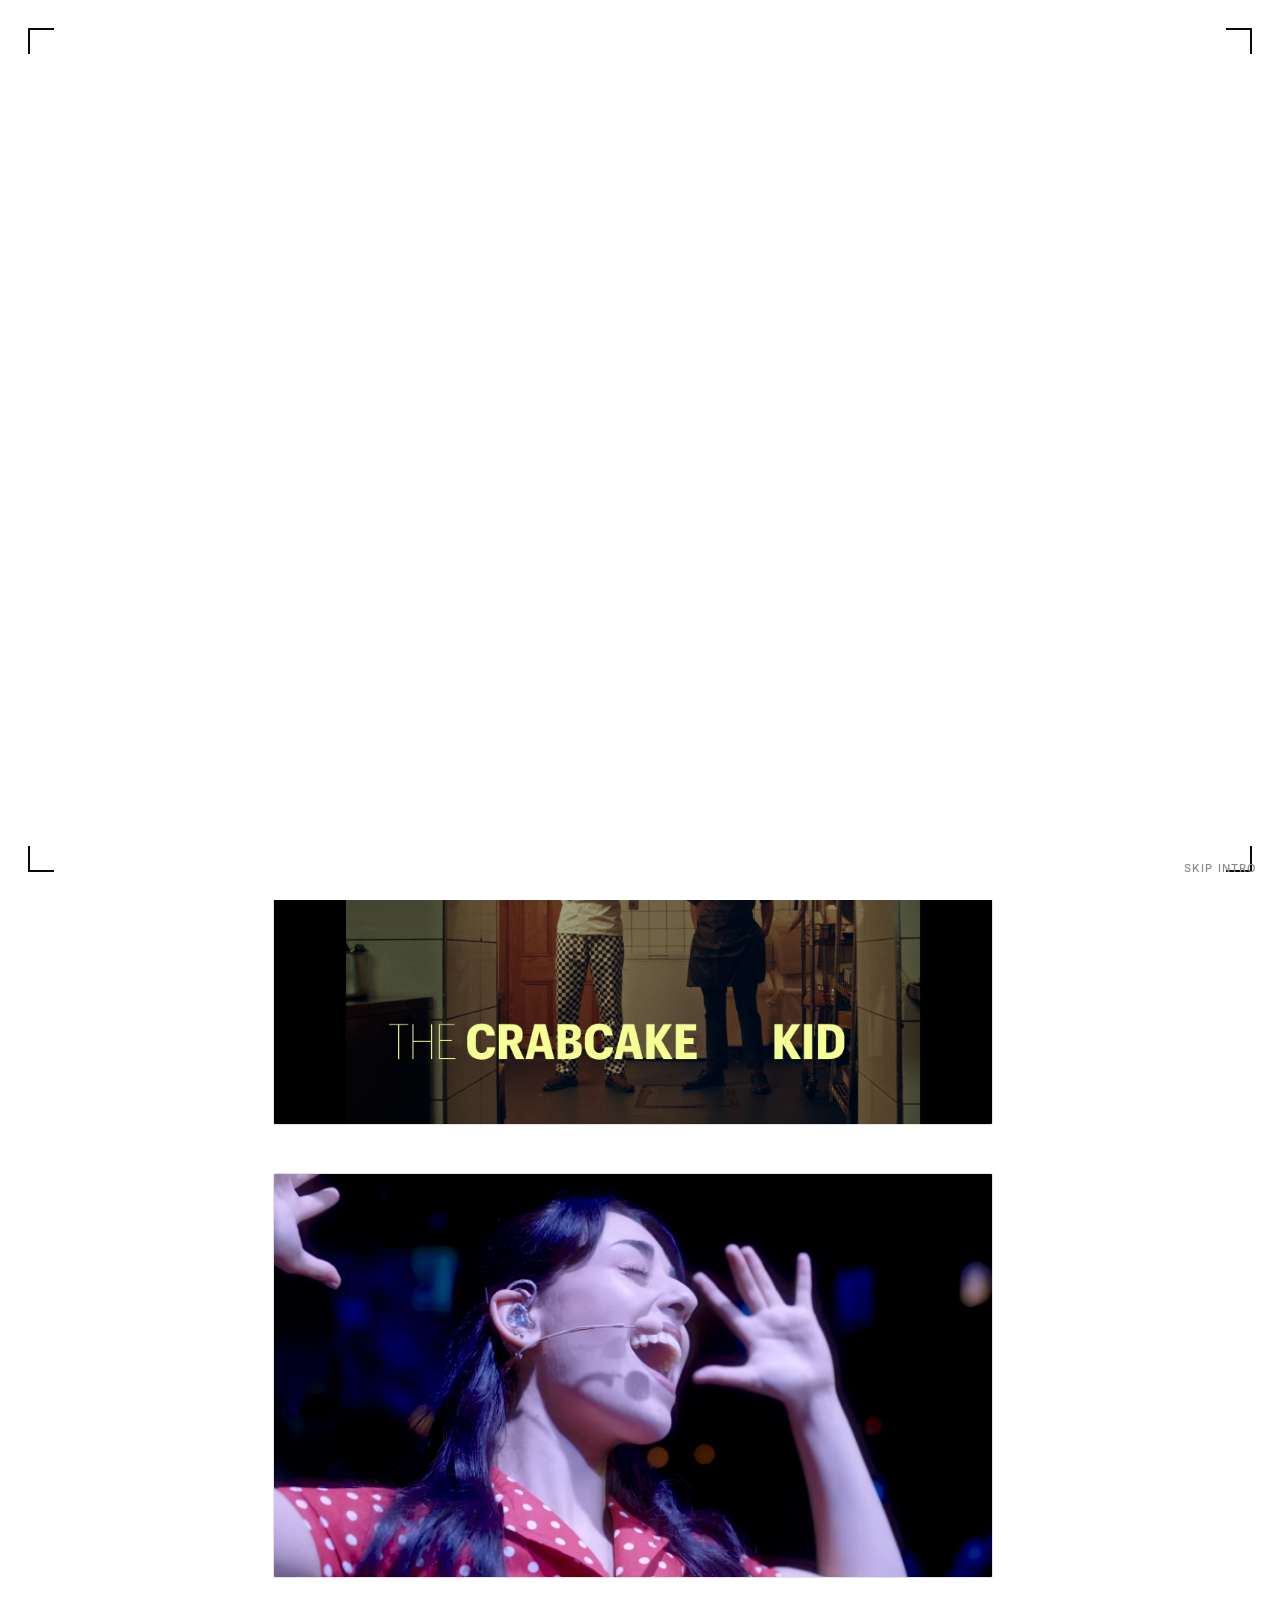
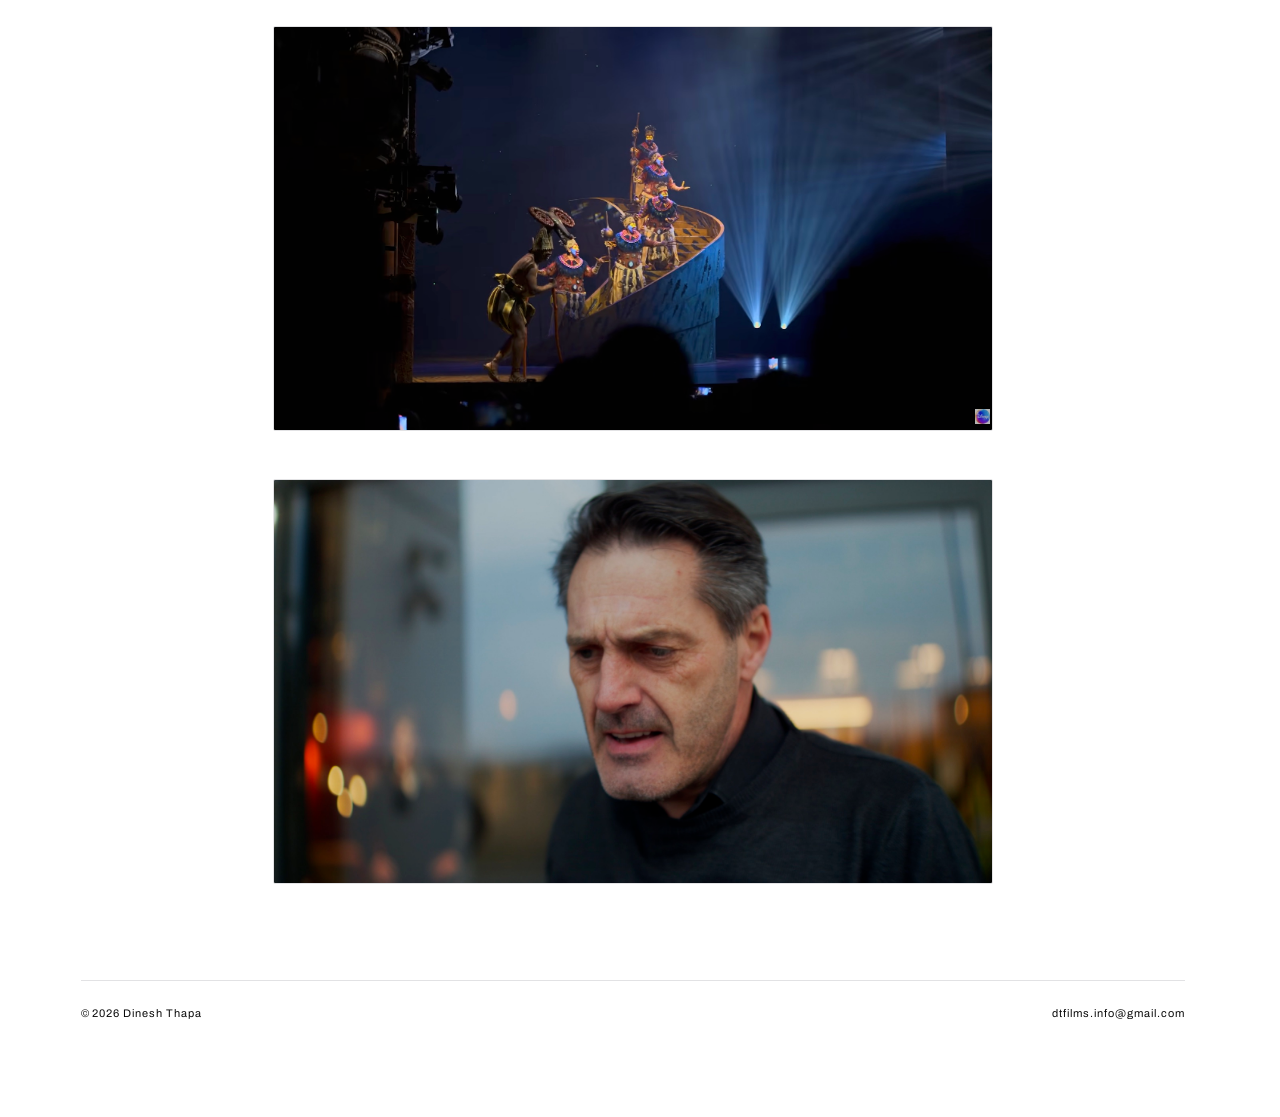
<file: index.html>
<!DOCTYPE html>
<html lang="en">
<head>
<meta charset="UTF-8">
<meta name="viewport" content="width=device-width, initial-scale=1">
<title>Dinesh Thapa | Hampshire Based Camera Operator, Filmmaker</title>
<meta name="description" content="Dinesh Thapa is a Hampshire based camera operator and filmmaker. Selected narrative, commercial, personal and stills work.">
<link rel="icon" href="Media/logo/static-frames-favicon.png">
<link rel="stylesheet" href="css/style.css">
<!-- Cloudflare Web Analytics --><script defer src='https://static.cloudflareinsights.com/beacon.min.js' data-cf-beacon='{"token": "ddd16a8ddfdf43838522d8dde7438b56"}'></script><!-- End Cloudflare Web Analytics -->
</head>
<body>

<div class="intro-overlay" id="intro-overlay" role="presentation" aria-hidden="true">
  <span class="intro-bracket intro-bracket--tl"></span>
  <span class="intro-bracket intro-bracket--tr"></span>
  <span class="intro-bracket intro-bracket--bl"></span>
  <span class="intro-bracket intro-bracket--br"></span>
  <div class="intro-overlay__title">
    <div class="intro-overlay__name">Dinesh Thapa</div>
    <div class="intro-overlay__role">Camera Operator</div>
  </div>
  <div class="intro-overlay__cards">
    <div class="intro-card" style="--delay:1150ms; --card-img:url('/Media/narrative/NBUK_Thumb_01.jpg');">
      <span class="intro-card__tag">Narrative</span>
      <span class="intro-card__title">Selected Work</span>
    </div>
    <div class="intro-card" style="--delay:1500ms; --card-img:url('/Media/narrative/The Crab Cake Kid-Movie Poster.jpg');">
      <span class="intro-card__tag">Narrative</span>
      <span class="intro-card__title">Selected Work</span>
    </div>
    <div class="intro-card" style="--delay:1850ms; --card-img:url('/Media/commercial/MMTP/MMTP_03.png');">
      <span class="intro-card__tag">Commercial</span>
      <span class="intro-card__title">Selected Work</span>
    </div>
    <div class="intro-card" style="--delay:2200ms; --card-img:url('/Media/commercial/Rafiki/Rafiki_02.jpg');">
      <span class="intro-card__tag">Commercial</span>
      <span class="intro-card__title">Selected Work</span>
    </div>
    <div class="intro-card" style="--delay:2550ms; --card-img:url('/Media/personal/Two Lives/Two_Lives_03.jpg');">
      <span class="intro-card__tag">Personal</span>
      <span class="intro-card__title">Selected Work</span>
    </div>
  </div>
  <span class="intro-overlay__skip">Skip intro</span>
</div>

<header class="site-nav">
  <a class="site-nav__brand" href="index.html">Dinesh Thapa — Camera Operator</a>
  <nav class="site-nav__links" aria-label="Primary">
    <a href="index.html" aria-current="page">Selected Work</a>
    <a href="narrative.html">Narrative</a>
    <a href="commercial.html">Commercial &amp; Corporate</a>
    <a href="personal.html">Personal Projects</a>
    <a href="stills.html">Stills</a>
    <a href="contact.html">Contact</a>
  </nav>
  <button class="site-nav__toggle" data-menu-toggle aria-label="Toggle navigation" aria-expanded="false">
    <svg class="icon-menu" viewBox="0 0 24 24" fill="none" stroke="currentColor" stroke-width="1.6"><path d="M3 6h18M3 12h18M3 18h18"/></svg>
    <svg class="icon-close" viewBox="0 0 24 24" fill="none" stroke="currentColor" stroke-width="1.6"><path d="M5 5l14 14M19 5L5 19"/></svg>
  </button>
</header>

<div class="site-nav__mobile" id="site-nav-mobile">
  <nav class="site-nav__mobile-links" aria-label="Primary mobile">
    <a href="index.html" aria-current="page">Selected Work</a>
    <a href="narrative.html">Narrative</a>
    <a href="commercial.html">Commercial &amp; Corporate</a>
    <a href="personal.html">Personal Projects</a>
    <a href="stills.html">Stills</a>
    <a href="contact.html">Contact</a>
  </nav>
  <div class="site-nav__mobile-contact">
    <a href="mailto:dtfilms.info@gmail.com">dtfilms.info@gmail.com</a>
    <span>&copy; <span data-year>2026</span> Dinesh Thapa</span>
  </div>
</div>

<main class="main">
  <p class="eyebrow page-header__eyebrow"><a href="https://www.instagram.com/static_frames" target="_blank" rel="noopener noreferrer"><img src="Media/logo/static-frames-silver-cropped.png" alt="Static Frames"></a></p>
  <div class="page-header">
    <h1 class="page-header__title">Selected Work</h1>
    <p class="page-header__desc">A curated set of narrative, commercial and personal work shot by Dinesh Thapa.</p>
  </div>

  <div class="project-list" id="featured-grid"></div>

  <footer class="site-footer">
    <span>&copy; <span data-year>2026</span> Dinesh Thapa</span>
    <a href="mailto:dtfilms.info@gmail.com">dtfilms.info@gmail.com</a>
  </footer>
</main>

<script src="js/projects.js"></script>
<script src="js/main.js"></script>
</body>
</html>
</file>
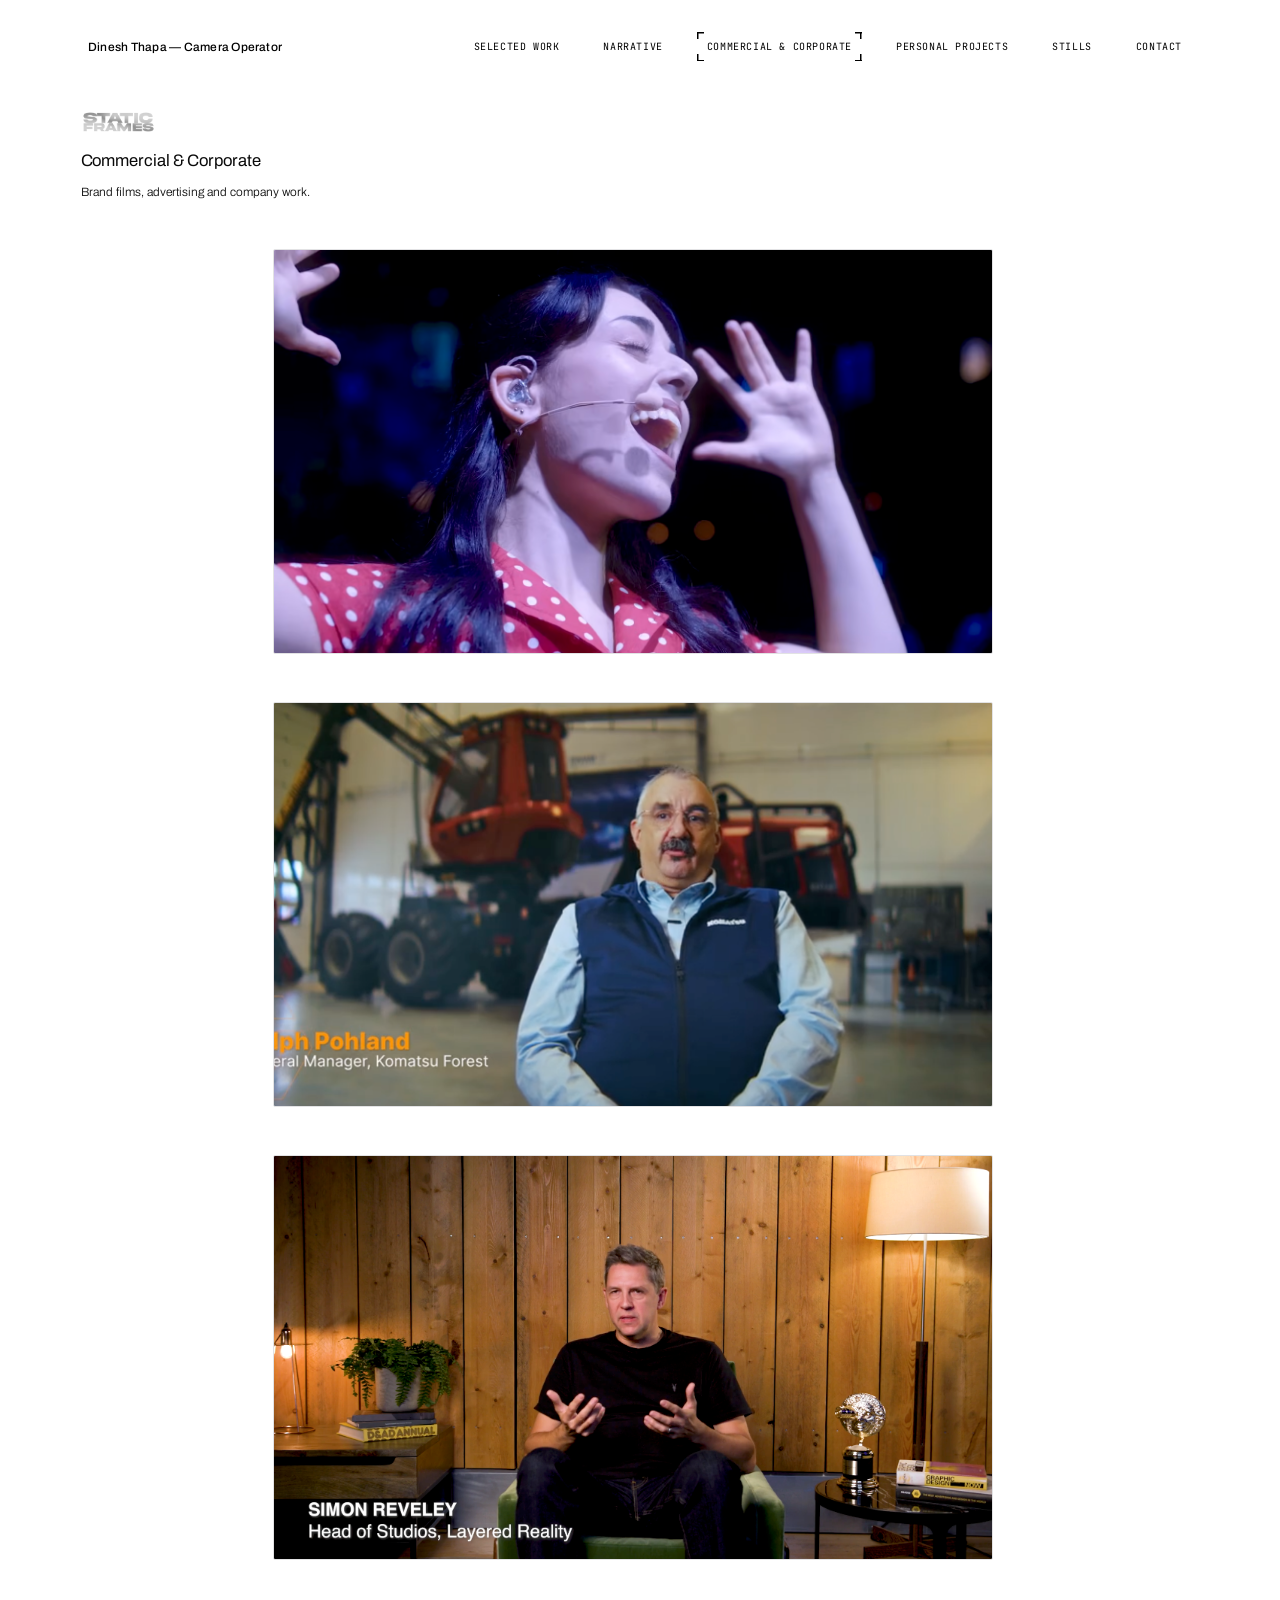
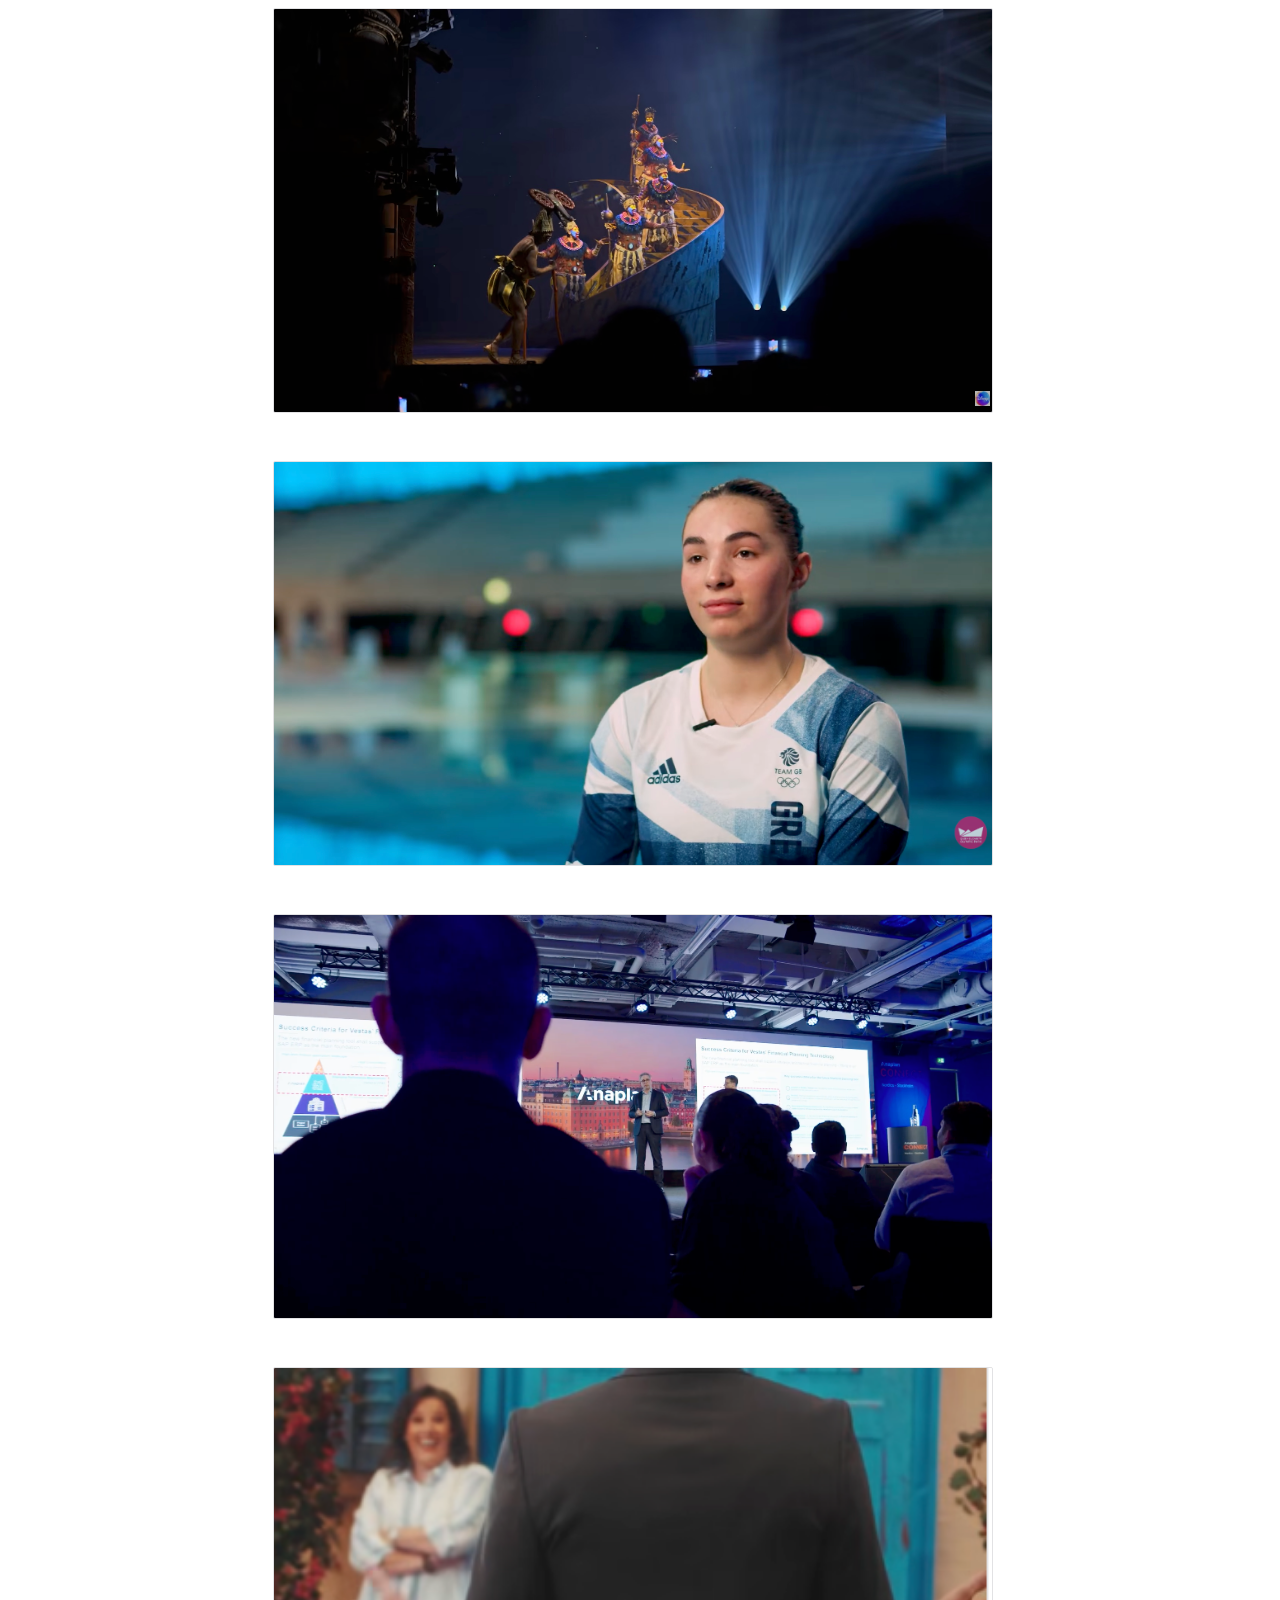
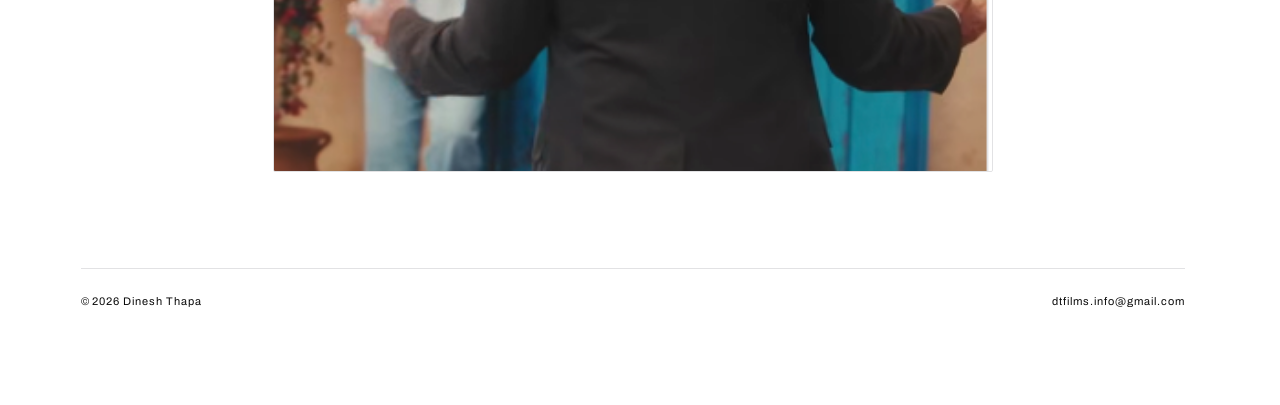
<file: commercial.html>
<!DOCTYPE html>
<html lang="en">
<head>
<meta charset="UTF-8">
<meta name="viewport" content="width=device-width, initial-scale=1">
<title>Commercial & Corporate — Static Frames | Dinesh Thapa, Camera Operator</title>
<meta name="description" content="Commercial and corporate camera work by Dinesh Thapa — brand films, advertising and company content.">
<link rel="icon" href="Media/logo/static-frames-favicon.png">
<link rel="stylesheet" href="css/style.css">
<!-- Cloudflare Web Analytics --><script defer src='https://static.cloudflareinsights.com/beacon.min.js' data-cf-beacon='{"token": "ddd16a8ddfdf43838522d8dde7438b56"}'></script><!-- End Cloudflare Web Analytics -->
</head>
<body>

<header class="site-nav">
  <a class="site-nav__brand" href="index.html">Dinesh Thapa — Camera Operator</a>
  <nav class="site-nav__links" aria-label="Primary">
    <a href="index.html">Selected Work</a>
    <a href="narrative.html">Narrative</a>
    <a href="commercial.html" aria-current="page">Commercial &amp; Corporate</a>
    <a href="personal.html">Personal Projects</a>
    <a href="stills.html">Stills</a>
    <a href="contact.html">Contact</a>
  </nav>
  <button class="site-nav__toggle" data-menu-toggle aria-label="Toggle navigation" aria-expanded="false">
    <svg class="icon-menu" viewBox="0 0 24 24" fill="none" stroke="currentColor" stroke-width="1.6"><path d="M3 6h18M3 12h18M3 18h18"/></svg>
    <svg class="icon-close" viewBox="0 0 24 24" fill="none" stroke="currentColor" stroke-width="1.6"><path d="M5 5l14 14M19 5L5 19"/></svg>
  </button>
</header>

<div class="site-nav__mobile" id="site-nav-mobile">
  <nav class="site-nav__mobile-links" aria-label="Primary mobile">
    <a href="index.html">Selected Work</a>
    <a href="narrative.html">Narrative</a>
    <a href="commercial.html" aria-current="page">Commercial &amp; Corporate</a>
    <a href="personal.html">Personal Projects</a>
    <a href="stills.html">Stills</a>
    <a href="contact.html">Contact</a>
  </nav>
  <div class="site-nav__mobile-contact">
    <a href="mailto:dtfilms.info@gmail.com">dtfilms.info@gmail.com</a>
    <span>&copy; <span data-year>2026</span> Dinesh Thapa</span>
  </div>
</div>

<main class="main">
  <p class="eyebrow page-header__eyebrow"><a href="https://www.instagram.com/static_frames" target="_blank" rel="noopener noreferrer"><img src="Media/logo/static-frames-silver-cropped.png" alt="Static Frames"></a></p>
  <div class="page-header">
    <h1 class="page-header__title">Commercial &amp; Corporate</h1>
    <p class="page-header__desc">Brand films, advertising and company work.</p>
  </div>

  <div class="project-list" id="commercial-grid"></div>

  <footer class="site-footer">
    <span>&copy; <span data-year>2026</span> Dinesh Thapa</span>
    <a href="mailto:dtfilms.info@gmail.com">dtfilms.info@gmail.com</a>
  </footer>
</main>

<script src="js/projects.js"></script>
<script src="js/main.js"></script>
</body>
</html>
</file>
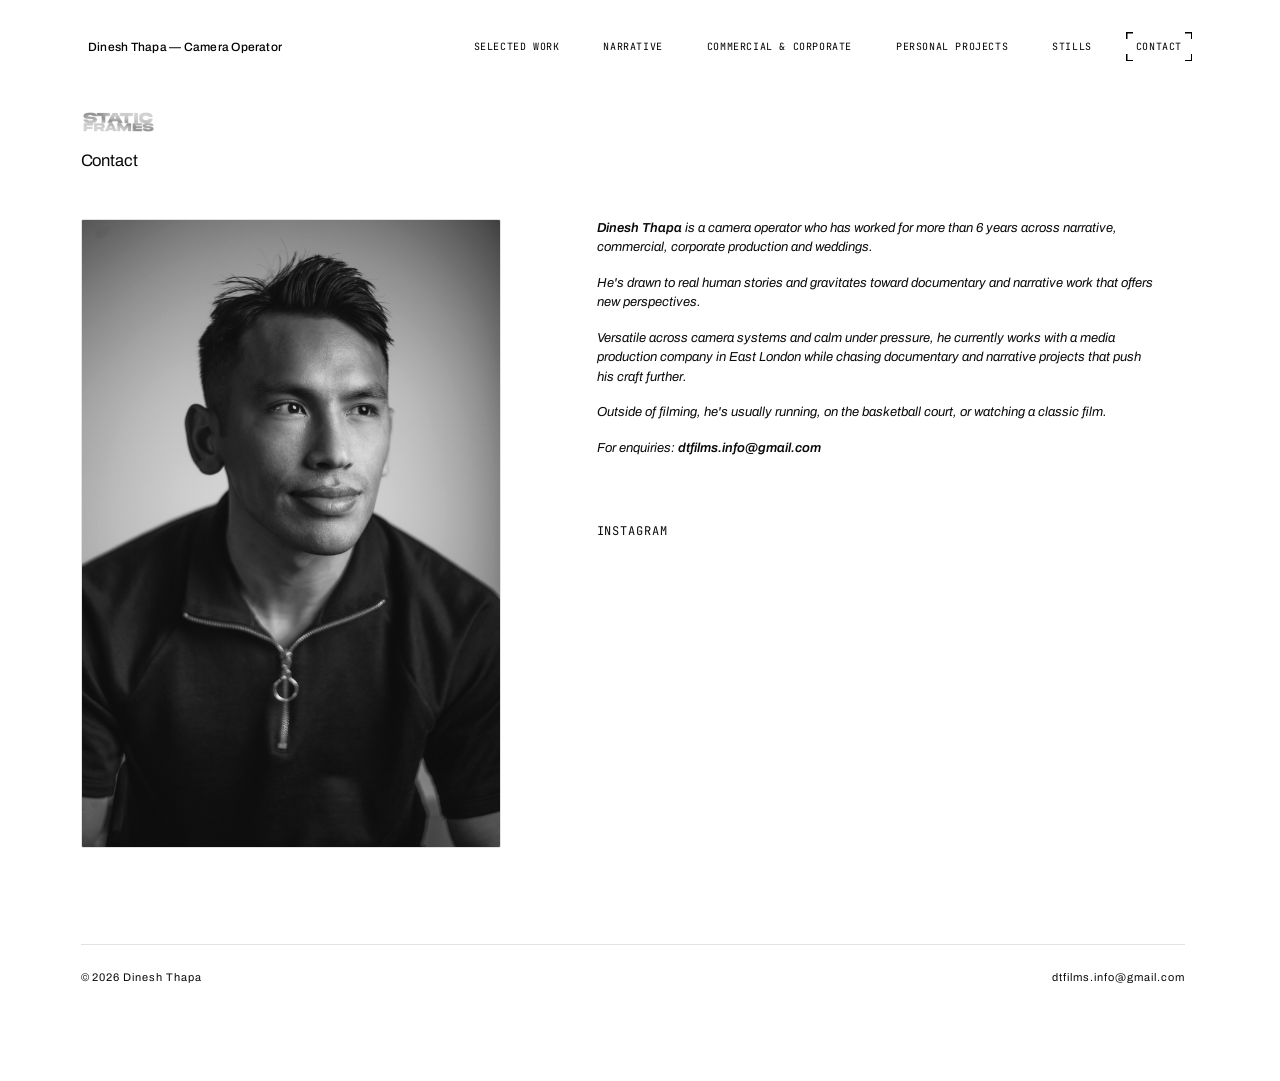
<file: contact.html>
<!DOCTYPE html>
<html lang="en">
<head>
<meta charset="UTF-8">
<meta name="viewport" content="width=device-width, initial-scale=1">
<title>Contact — Static Frames | Dinesh Thapa, Camera Operator</title>
<meta name="description" content="Contact Dinesh Thapa, camera operator at Static Frames. Get in touch, credits and socials.">
<link rel="icon" href="Media/logo/static-frames-favicon.png">
<link rel="stylesheet" href="css/style.css">
<!-- Cloudflare Web Analytics --><script defer src='https://static.cloudflareinsights.com/beacon.min.js' data-cf-beacon='{"token": "ddd16a8ddfdf43838522d8dde7438b56"}'></script><!-- End Cloudflare Web Analytics -->
</head>
<body>

<header class="site-nav">
  <a class="site-nav__brand" href="index.html">Dinesh Thapa — Camera Operator</a>
  <nav class="site-nav__links" aria-label="Primary">
    <a href="index.html">Selected Work</a>
    <a href="narrative.html">Narrative</a>
    <a href="commercial.html">Commercial &amp; Corporate</a>
    <a href="personal.html">Personal Projects</a>
    <a href="stills.html">Stills</a>
    <a href="contact.html" aria-current="page">Contact</a>
  </nav>
  <button class="site-nav__toggle" data-menu-toggle aria-label="Toggle navigation" aria-expanded="false">
    <svg class="icon-menu" viewBox="0 0 24 24" fill="none" stroke="currentColor" stroke-width="1.6"><path d="M3 6h18M3 12h18M3 18h18"/></svg>
    <svg class="icon-close" viewBox="0 0 24 24" fill="none" stroke="currentColor" stroke-width="1.6"><path d="M5 5l14 14M19 5L5 19"/></svg>
  </button>
</header>

<div class="site-nav__mobile" id="site-nav-mobile">
  <nav class="site-nav__mobile-links" aria-label="Primary mobile">
    <a href="index.html">Selected Work</a>
    <a href="narrative.html">Narrative</a>
    <a href="commercial.html">Commercial &amp; Corporate</a>
    <a href="personal.html">Personal Projects</a>
    <a href="stills.html">Stills</a>
    <a href="contact.html" aria-current="page">Contact</a>
  </nav>
  <div class="site-nav__mobile-contact">
    <a href="mailto:dtfilms.info@gmail.com">dtfilms.info@gmail.com</a>
    <span>&copy; <span data-year>2026</span> Dinesh Thapa</span>
  </div>
</div>

<main class="main">
  <p class="eyebrow page-header__eyebrow"><a href="https://www.instagram.com/static_frames" target="_blank" rel="noopener noreferrer"><img src="Media/logo/static-frames-silver-cropped.png" alt="Static Frames"></a></p>
  <div class="page-header">
    <h1 class="page-header__title">Contact</h1>
  </div>

    <div class="about">
      <div class="about__portrait">
        <img src="Media/about/headshot-01.jpg" alt="Dinesh Thapa, camera operator">
      </div>

      <div class="about__body">
        <div class="about__bio">
          <p><strong>Dinesh Thapa</strong> is a camera operator who has worked for more than 6 years across narrative, commercial, corporate production and weddings.</p>
          <p>He's drawn to real human stories and gravitates toward documentary and narrative work that offers new perspectives.</p>
          <p>Versatile across camera systems and calm under pressure, he currently works with a media production company in East London while chasing documentary and narrative projects that push his craft further.</p>
          <p>Outside of filming, he's usually running, on the basketball court, or watching a classic film.</p>
          <p>For enquiries: <strong><a class="about__bio-email" href="mailto:dtfilms.info@gmail.com">dtfilms.info@gmail.com</a></strong></p>
        </div>

        <!-- Selected Credits — hidden until there are more credits to list. Restore by uncommenting.
        <div style="margin-top: var(--space-8);">
          <p class="about__section-title">Selected Credits</p>
          <div class="credit-list">
            <div class="credit-list__row">
              <span class="credit-list__title">Project Title</span>
              <span class="credit-list__role">Camera Operator</span>
            </div>
            <div class="credit-list__row">
              <span class="credit-list__title">Project Title</span>
              <span class="credit-list__role">1st AC</span>
            </div>
            <div class="credit-list__row">
              <span class="credit-list__title">Project Title</span>
              <span class="credit-list__role">Steadicam Operator</span>
            </div>
          </div>
        </div>
        -->

        <div class="contact-block">
          <div class="social-list">
            <a href="https://www.instagram.com/static_frames" target="_blank" rel="noopener noreferrer">Instagram</a>
          </div>
        </div>
      </div>
    </div>

    <footer class="site-footer">
      <span>&copy; <span data-year>2026</span> Dinesh Thapa</span>
      <a href="mailto:dtfilms.info@gmail.com">dtfilms.info@gmail.com</a>
    </footer>
  </main>

<script src="js/projects.js"></script>
<script src="js/main.js"></script>
</body>
</html>
</file>
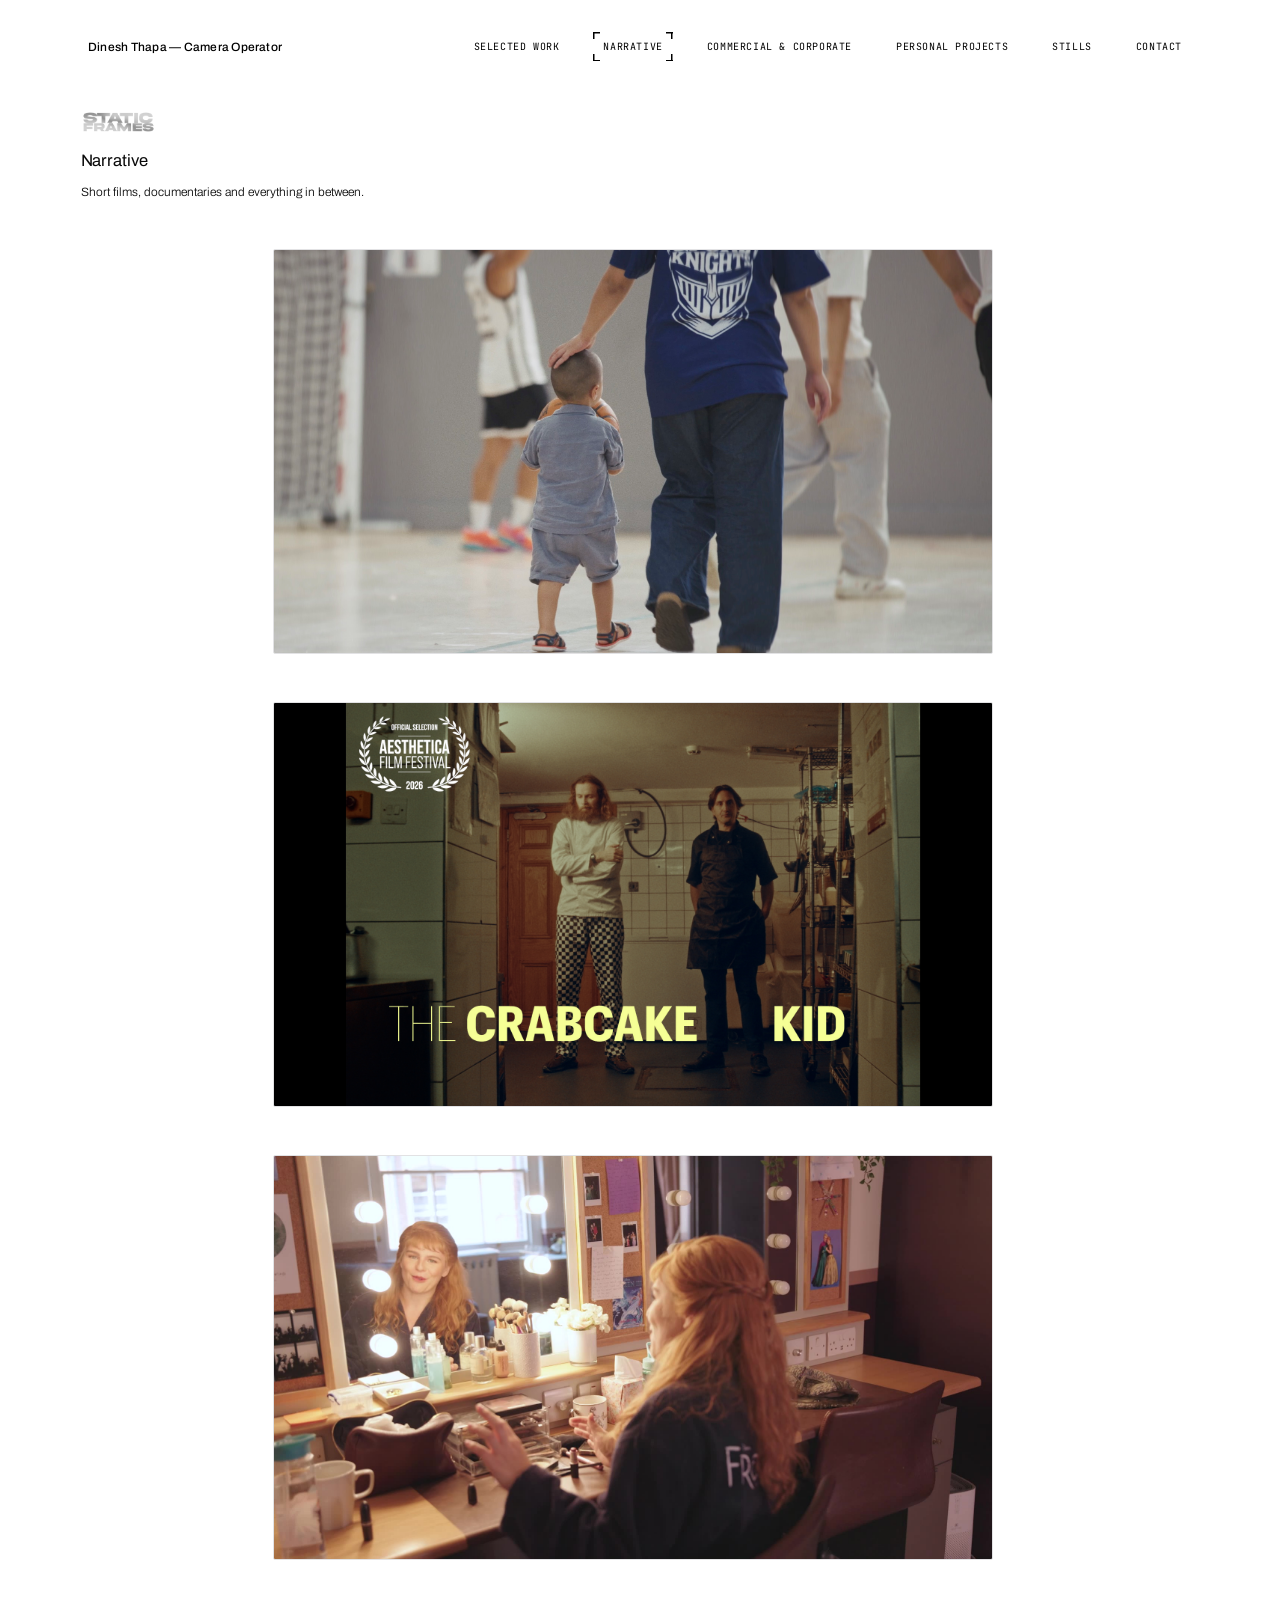
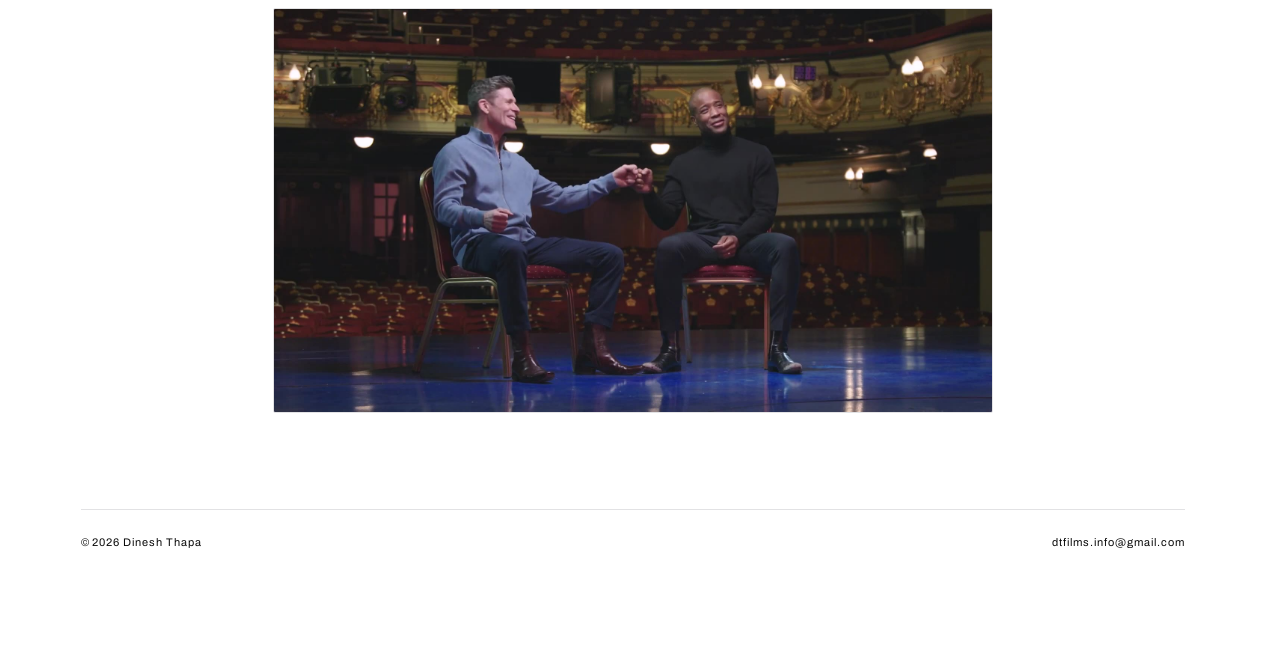
<file: narrative.html>
<!DOCTYPE html>
<html lang="en">
<head>
<meta charset="UTF-8">
<meta name="viewport" content="width=device-width, initial-scale=1">
<title>Narrative — Static Frames | Dinesh Thapa, Camera Operator</title>
<meta name="description" content="Narrative camera work by Dinesh Thapa — short films, features and drama.">
<link rel="icon" href="Media/logo/static-frames-favicon.png">
<link rel="stylesheet" href="css/style.css">
<!-- Cloudflare Web Analytics --><script defer src='https://static.cloudflareinsights.com/beacon.min.js' data-cf-beacon='{"token": "ddd16a8ddfdf43838522d8dde7438b56"}'></script><!-- End Cloudflare Web Analytics -->
</head>
<body>

<header class="site-nav">
  <a class="site-nav__brand" href="index.html">Dinesh Thapa — Camera Operator</a>
  <nav class="site-nav__links" aria-label="Primary">
    <a href="index.html">Selected Work</a>
    <a href="narrative.html" aria-current="page">Narrative</a>
    <a href="commercial.html">Commercial &amp; Corporate</a>
    <a href="personal.html">Personal Projects</a>
    <a href="stills.html">Stills</a>
    <a href="contact.html">Contact</a>
  </nav>
  <button class="site-nav__toggle" data-menu-toggle aria-label="Toggle navigation" aria-expanded="false">
    <svg class="icon-menu" viewBox="0 0 24 24" fill="none" stroke="currentColor" stroke-width="1.6"><path d="M3 6h18M3 12h18M3 18h18"/></svg>
    <svg class="icon-close" viewBox="0 0 24 24" fill="none" stroke="currentColor" stroke-width="1.6"><path d="M5 5l14 14M19 5L5 19"/></svg>
  </button>
</header>

<div class="site-nav__mobile" id="site-nav-mobile">
  <nav class="site-nav__mobile-links" aria-label="Primary mobile">
    <a href="index.html">Selected Work</a>
    <a href="narrative.html" aria-current="page">Narrative</a>
    <a href="commercial.html">Commercial &amp; Corporate</a>
    <a href="personal.html">Personal Projects</a>
    <a href="stills.html">Stills</a>
    <a href="contact.html">Contact</a>
  </nav>
  <div class="site-nav__mobile-contact">
    <a href="mailto:dtfilms.info@gmail.com">dtfilms.info@gmail.com</a>
    <span>&copy; <span data-year>2026</span> Dinesh Thapa</span>
  </div>
</div>

<main class="main">
  <p class="eyebrow page-header__eyebrow"><a href="https://www.instagram.com/static_frames" target="_blank" rel="noopener noreferrer"><img src="Media/logo/static-frames-silver-cropped.png" alt="Static Frames"></a></p>
  <div class="page-header">
    <h1 class="page-header__title">Narrative</h1>
    <p class="page-header__desc">Short films, documentaries and everything in between.</p>
  </div>

  <div class="project-list" id="narrative-grid"></div>

  <footer class="site-footer">
    <span>&copy; <span data-year>2026</span> Dinesh Thapa</span>
    <a href="mailto:dtfilms.info@gmail.com">dtfilms.info@gmail.com</a>
  </footer>
</main>

<script src="js/projects.js"></script>
<script src="js/main.js"></script>
</body>
</html>
</file>
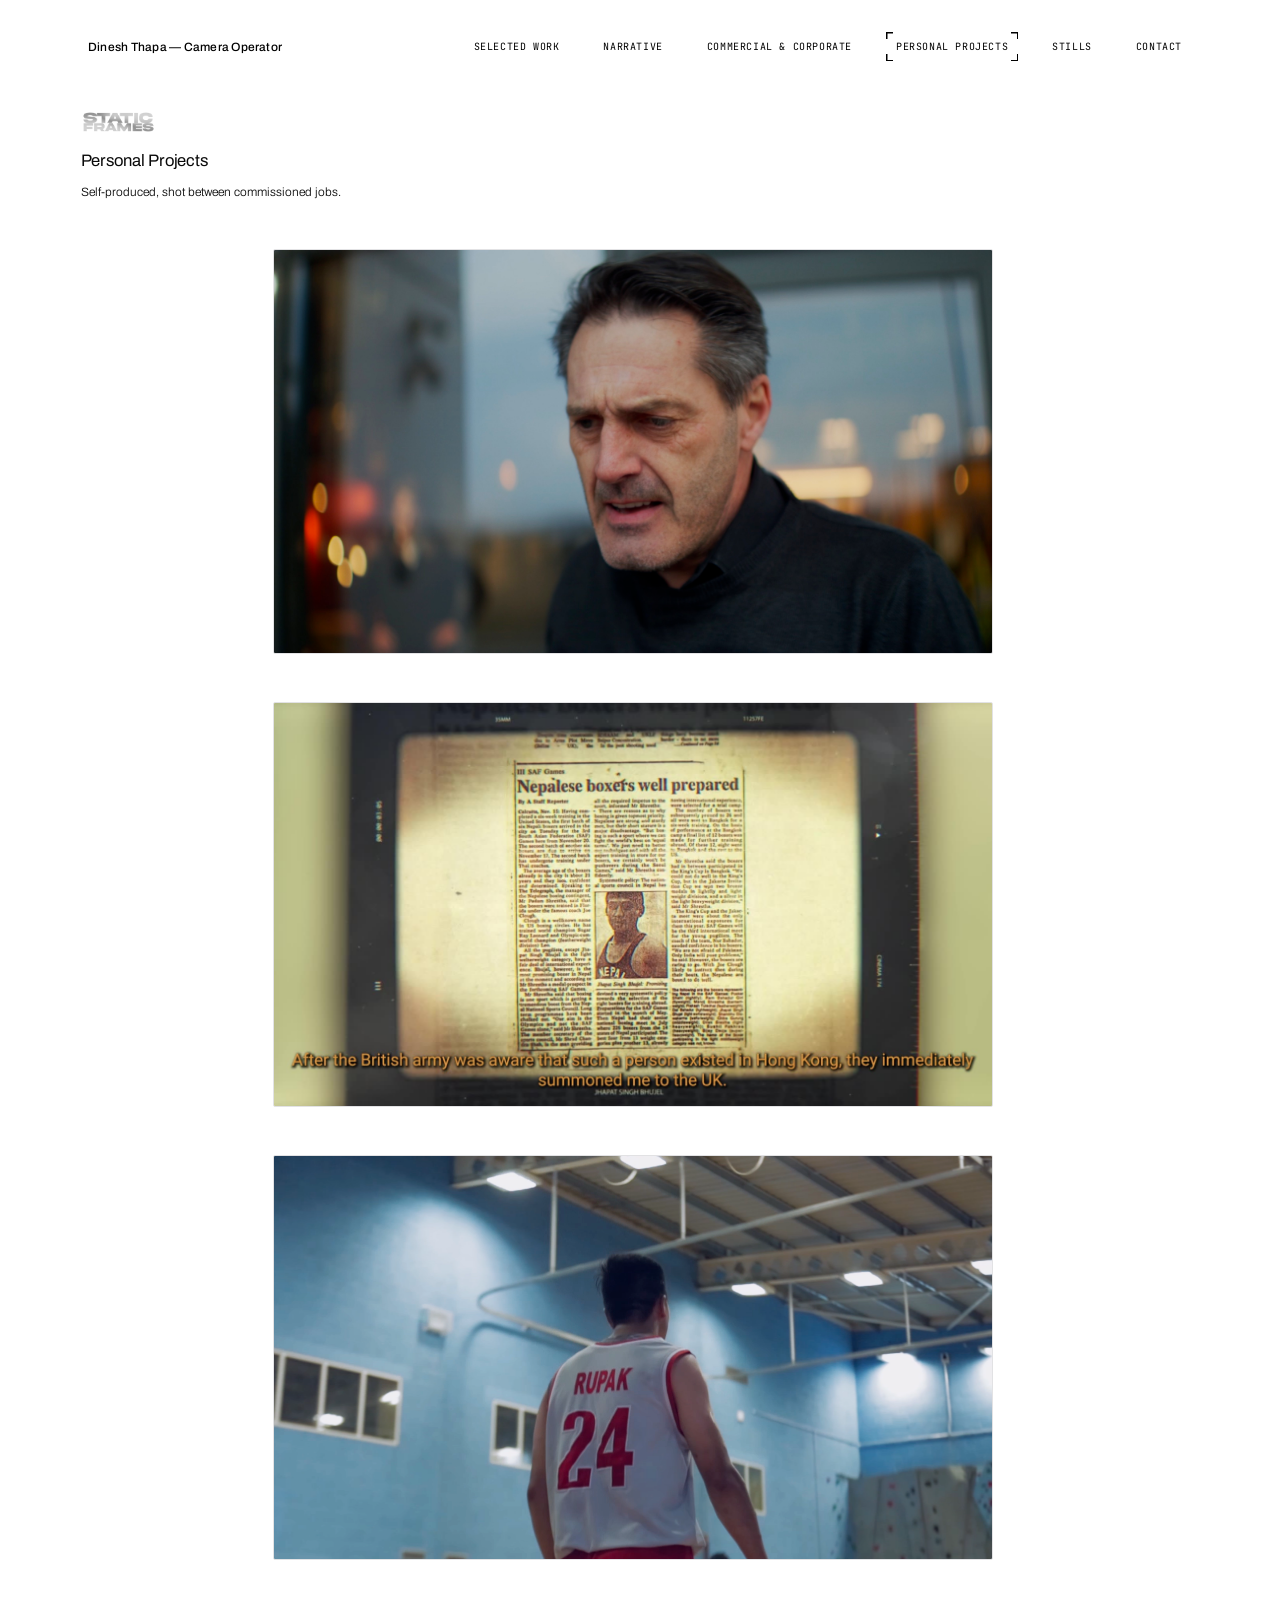
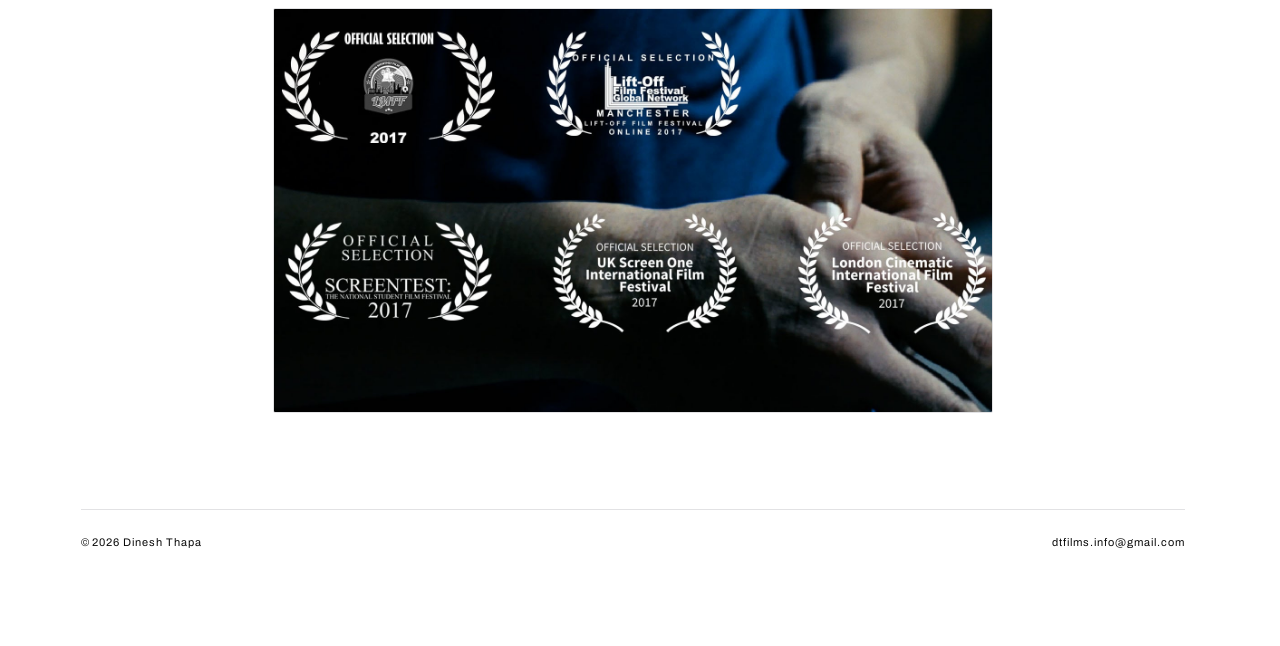
<file: personal.html>
<!DOCTYPE html>
<html lang="en">
<head>
<meta charset="UTF-8">
<meta name="viewport" content="width=device-width, initial-scale=1">
<title>Personal Projects — Static Frames | Dinesh Thapa, Camera Operator</title>
<meta name="description" content="Personal projects by Dinesh Thapa, camera operator — self-directed work shot on his own terms.">
<link rel="icon" href="Media/logo/static-frames-favicon.png">
<link rel="stylesheet" href="css/style.css">
<!-- Cloudflare Web Analytics --><script defer src='https://static.cloudflareinsights.com/beacon.min.js' data-cf-beacon='{"token": "ddd16a8ddfdf43838522d8dde7438b56"}'></script><!-- End Cloudflare Web Analytics -->
</head>
<body>

<header class="site-nav">
  <a class="site-nav__brand" href="index.html">Dinesh Thapa — Camera Operator</a>
  <nav class="site-nav__links" aria-label="Primary">
    <a href="index.html">Selected Work</a>
    <a href="narrative.html">Narrative</a>
    <a href="commercial.html">Commercial &amp; Corporate</a>
    <a href="personal.html" aria-current="page">Personal Projects</a>
    <a href="stills.html">Stills</a>
    <a href="contact.html">Contact</a>
  </nav>
  <button class="site-nav__toggle" data-menu-toggle aria-label="Toggle navigation" aria-expanded="false">
    <svg class="icon-menu" viewBox="0 0 24 24" fill="none" stroke="currentColor" stroke-width="1.6"><path d="M3 6h18M3 12h18M3 18h18"/></svg>
    <svg class="icon-close" viewBox="0 0 24 24" fill="none" stroke="currentColor" stroke-width="1.6"><path d="M5 5l14 14M19 5L5 19"/></svg>
  </button>
</header>

<div class="site-nav__mobile" id="site-nav-mobile">
  <nav class="site-nav__mobile-links" aria-label="Primary mobile">
    <a href="index.html">Selected Work</a>
    <a href="narrative.html">Narrative</a>
    <a href="commercial.html">Commercial &amp; Corporate</a>
    <a href="personal.html" aria-current="page">Personal Projects</a>
    <a href="stills.html">Stills</a>
    <a href="contact.html">Contact</a>
  </nav>
  <div class="site-nav__mobile-contact">
    <a href="mailto:dtfilms.info@gmail.com">dtfilms.info@gmail.com</a>
    <span>&copy; <span data-year>2026</span> Dinesh Thapa</span>
  </div>
</div>

<main class="main">
  <p class="eyebrow page-header__eyebrow"><a href="https://www.instagram.com/static_frames" target="_blank" rel="noopener noreferrer"><img src="Media/logo/static-frames-silver-cropped.png" alt="Static Frames"></a></p>
  <div class="page-header">
    <h1 class="page-header__title">Personal Projects</h1>
    <p class="page-header__desc">Self-produced, shot between commissioned jobs.</p>
  </div>

  <div class="project-list" id="personal-grid"></div>

  <footer class="site-footer">
    <span>&copy; <span data-year>2026</span> Dinesh Thapa</span>
    <a href="mailto:dtfilms.info@gmail.com">dtfilms.info@gmail.com</a>
  </footer>
</main>

<script src="js/projects.js"></script>
<script src="js/main.js"></script>
</body>
</html>
</file>
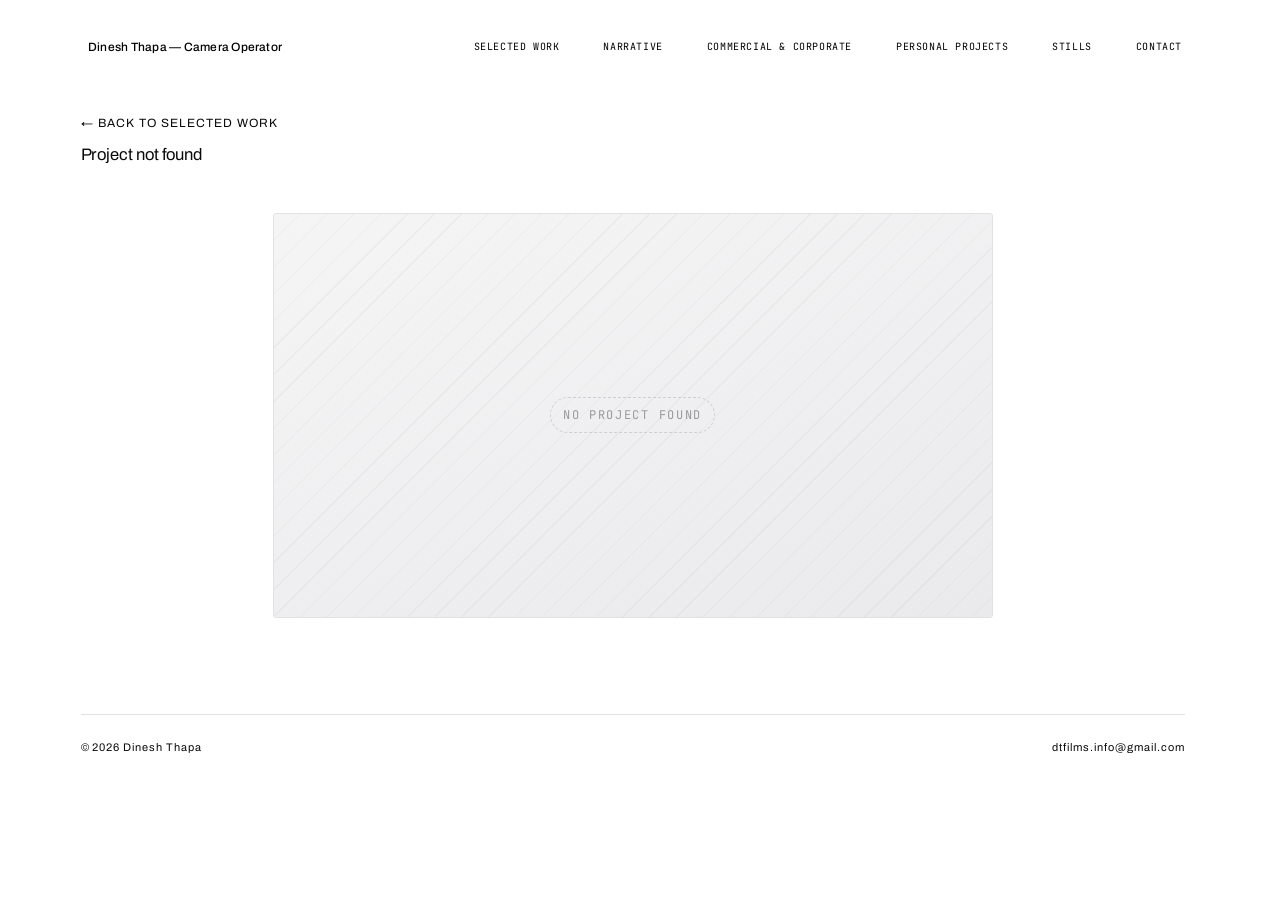
<file: project.html>
<!DOCTYPE html>
<html lang="en">
<head>
<meta charset="UTF-8">
<meta name="viewport" content="width=device-width, initial-scale=1">
<title>Project — Static Frames | Dinesh Thapa, Camera Operator</title>
<meta name="description" content="Project detail — Static Frames, the portfolio of Dinesh Thapa, camera operator.">
<link rel="icon" href="Media/logo/static-frames-favicon.png">
<link rel="stylesheet" href="css/style.css">
<!-- Cloudflare Web Analytics --><script defer src='https://static.cloudflareinsights.com/beacon.min.js' data-cf-beacon='{"token": "ddd16a8ddfdf43838522d8dde7438b56"}'></script><!-- End Cloudflare Web Analytics -->
</head>
<body>

<header class="site-nav">
  <a class="site-nav__brand" href="index.html">Dinesh Thapa — Camera Operator</a>
  <nav class="site-nav__links" aria-label="Primary">
    <a href="index.html">Selected Work</a>
    <a href="narrative.html">Narrative</a>
    <a href="commercial.html">Commercial &amp; Corporate</a>
    <a href="personal.html">Personal Projects</a>
    <a href="stills.html">Stills</a>
    <a href="contact.html">Contact</a>
  </nav>
  <button class="site-nav__toggle" data-menu-toggle aria-label="Toggle navigation" aria-expanded="false">
    <svg class="icon-menu" viewBox="0 0 24 24" fill="none" stroke="currentColor" stroke-width="1.6"><path d="M3 6h18M3 12h18M3 18h18"/></svg>
    <svg class="icon-close" viewBox="0 0 24 24" fill="none" stroke="currentColor" stroke-width="1.6"><path d="M5 5l14 14M19 5L5 19"/></svg>
  </button>
</header>

<div class="site-nav__mobile" id="site-nav-mobile">
  <nav class="site-nav__mobile-links" aria-label="Primary mobile">
    <a href="index.html">Selected Work</a>
    <a href="narrative.html">Narrative</a>
    <a href="commercial.html">Commercial &amp; Corporate</a>
    <a href="personal.html">Personal Projects</a>
    <a href="stills.html">Stills</a>
    <a href="contact.html">Contact</a>
  </nav>
  <div class="site-nav__mobile-contact">
    <a href="mailto:dtfilms.info@gmail.com">dtfilms.info@gmail.com</a>
    <span>&copy; <span data-year>2026</span> Dinesh Thapa</span>
  </div>
</div>

<main class="main">
  <div class="page-header">
    <a class="project-back eyebrow" id="project-back" href="index.html">&larr; Back to <span id="project-back-label">Selected Work</span></a>
    <h1 class="page-header__title" id="project-title">Loading project…</h1>
    <p class="page-header__desc" id="project-meta"></p>
  </div>

  <div class="project-hero" id="project-hero"></div>

  <div class="project-body">
    <div id="project-description"></div>
  </div>

  <footer class="site-footer">
    <span>&copy; <span data-year>2026</span> Dinesh Thapa</span>
    <a href="mailto:dtfilms.info@gmail.com">dtfilms.info@gmail.com</a>
  </footer>
</main>

<script src="js/projects.js"></script>
<script src="js/main.js"></script>
</body>
</html>
</file>
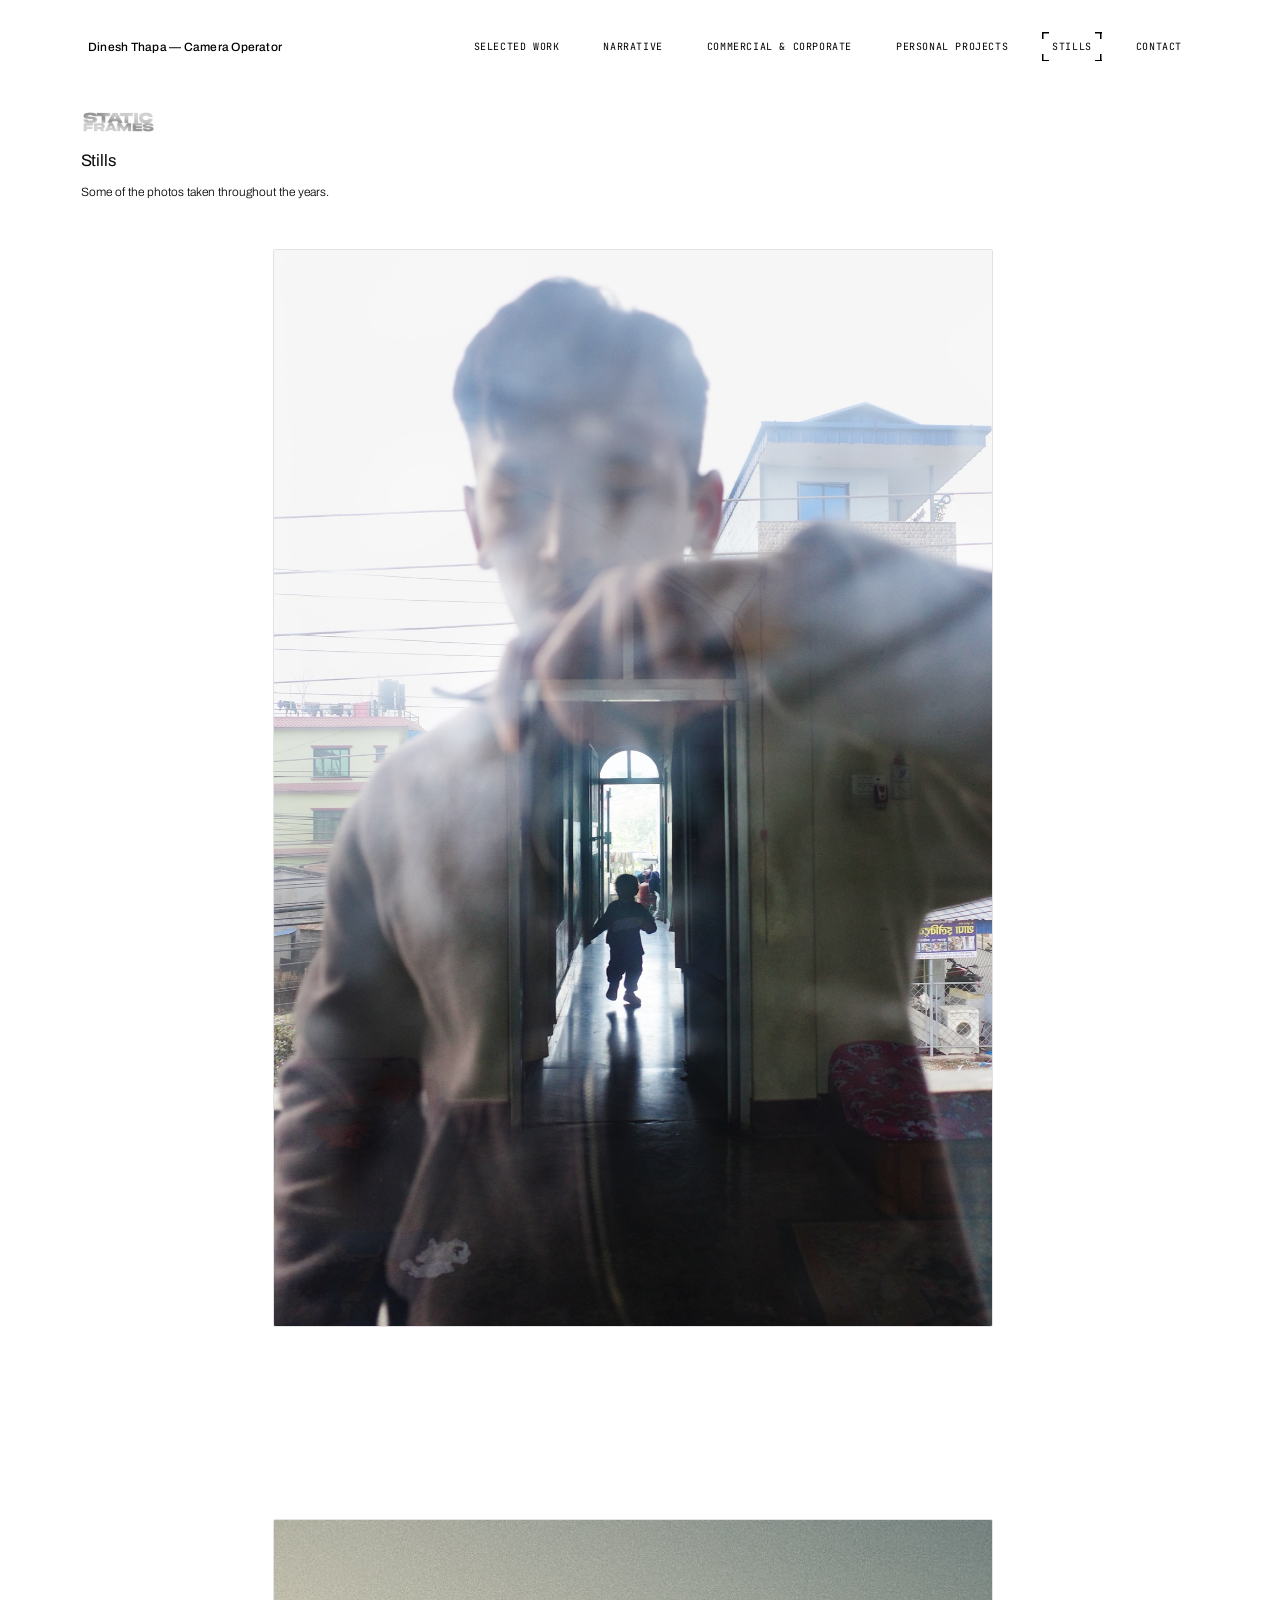
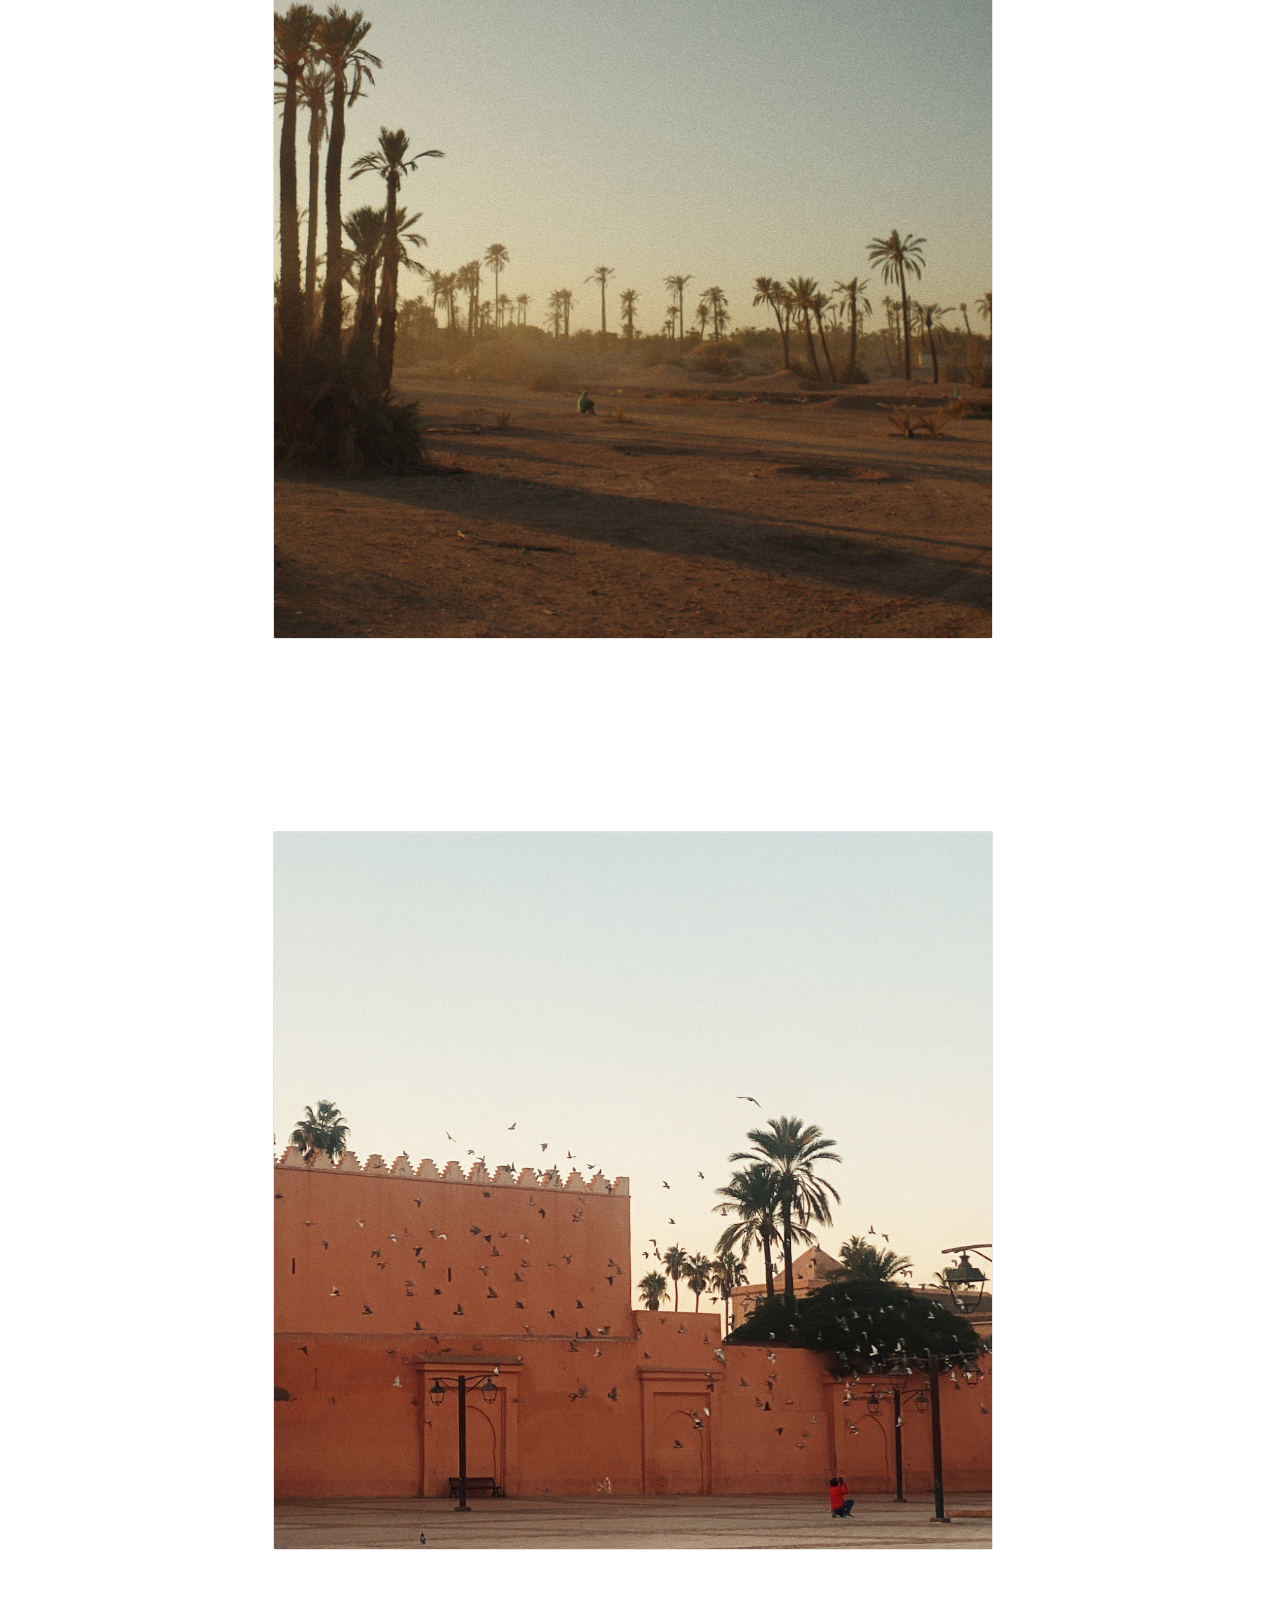
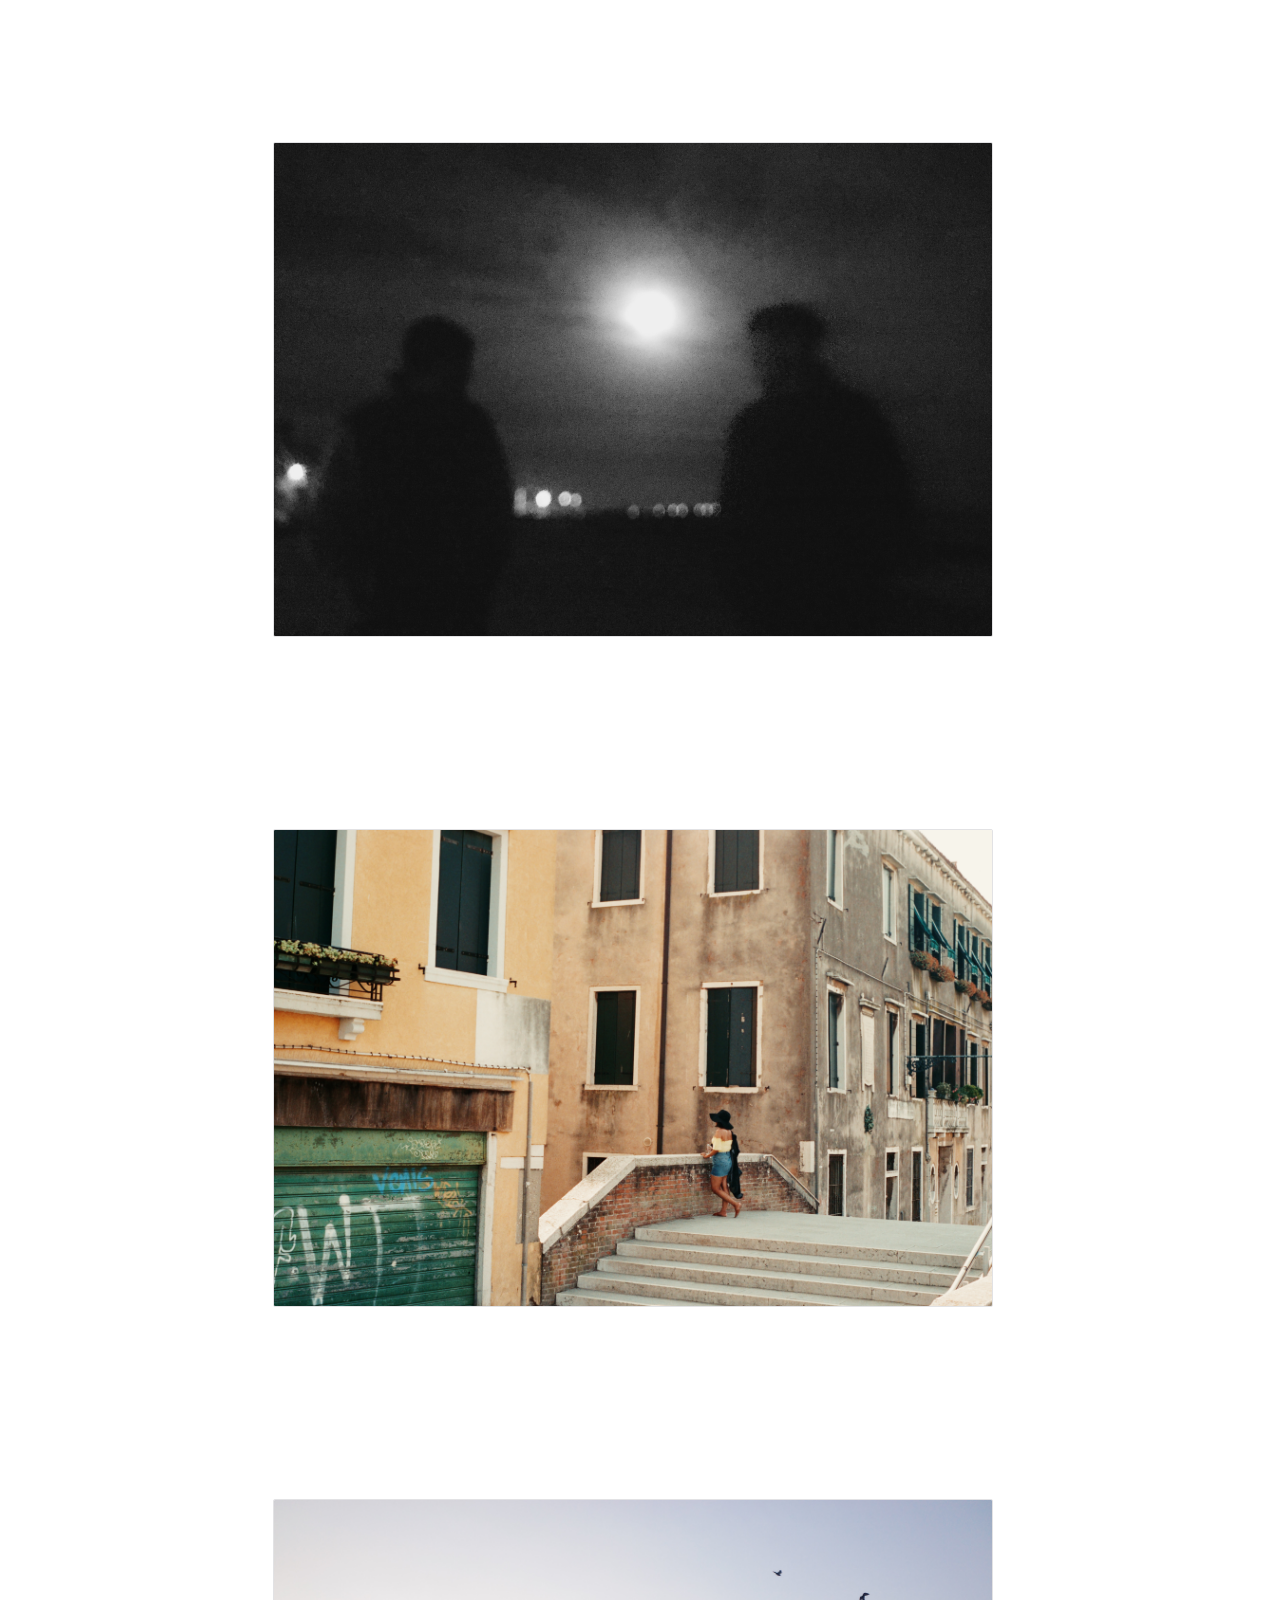
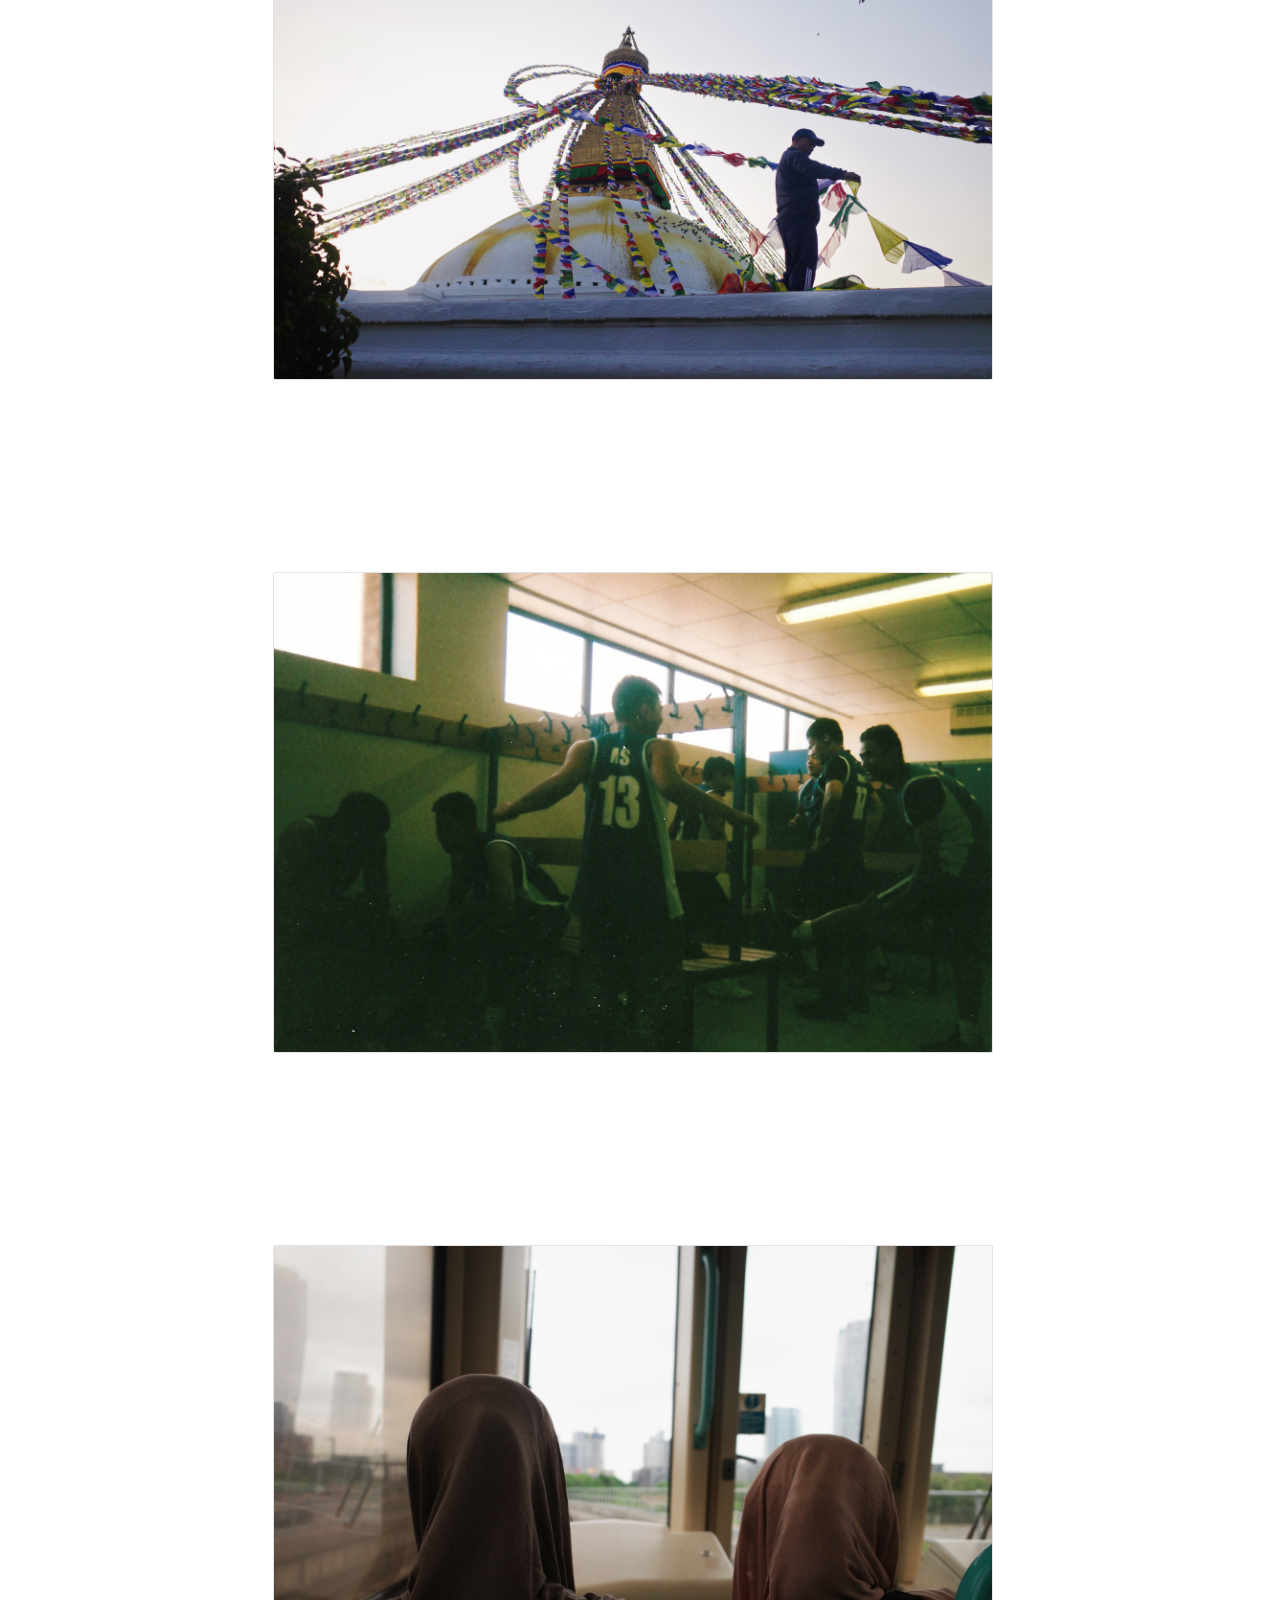
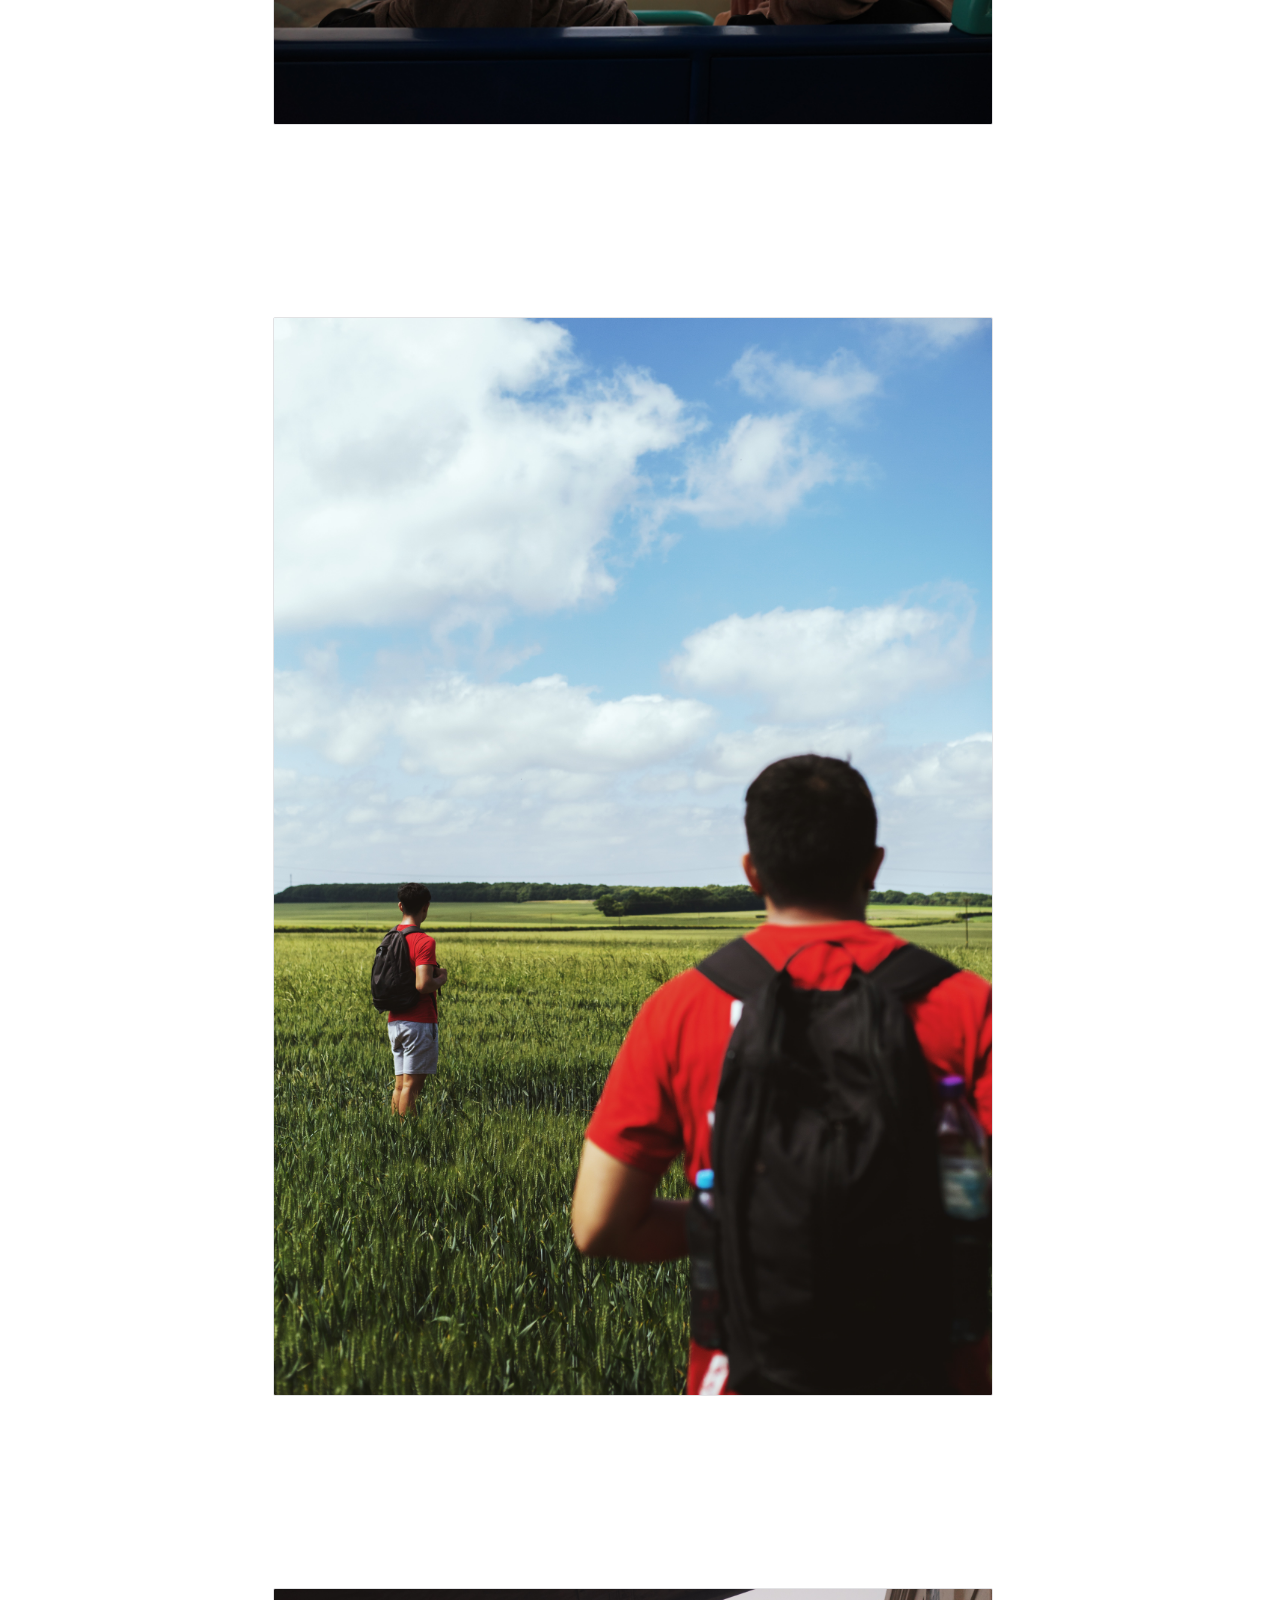
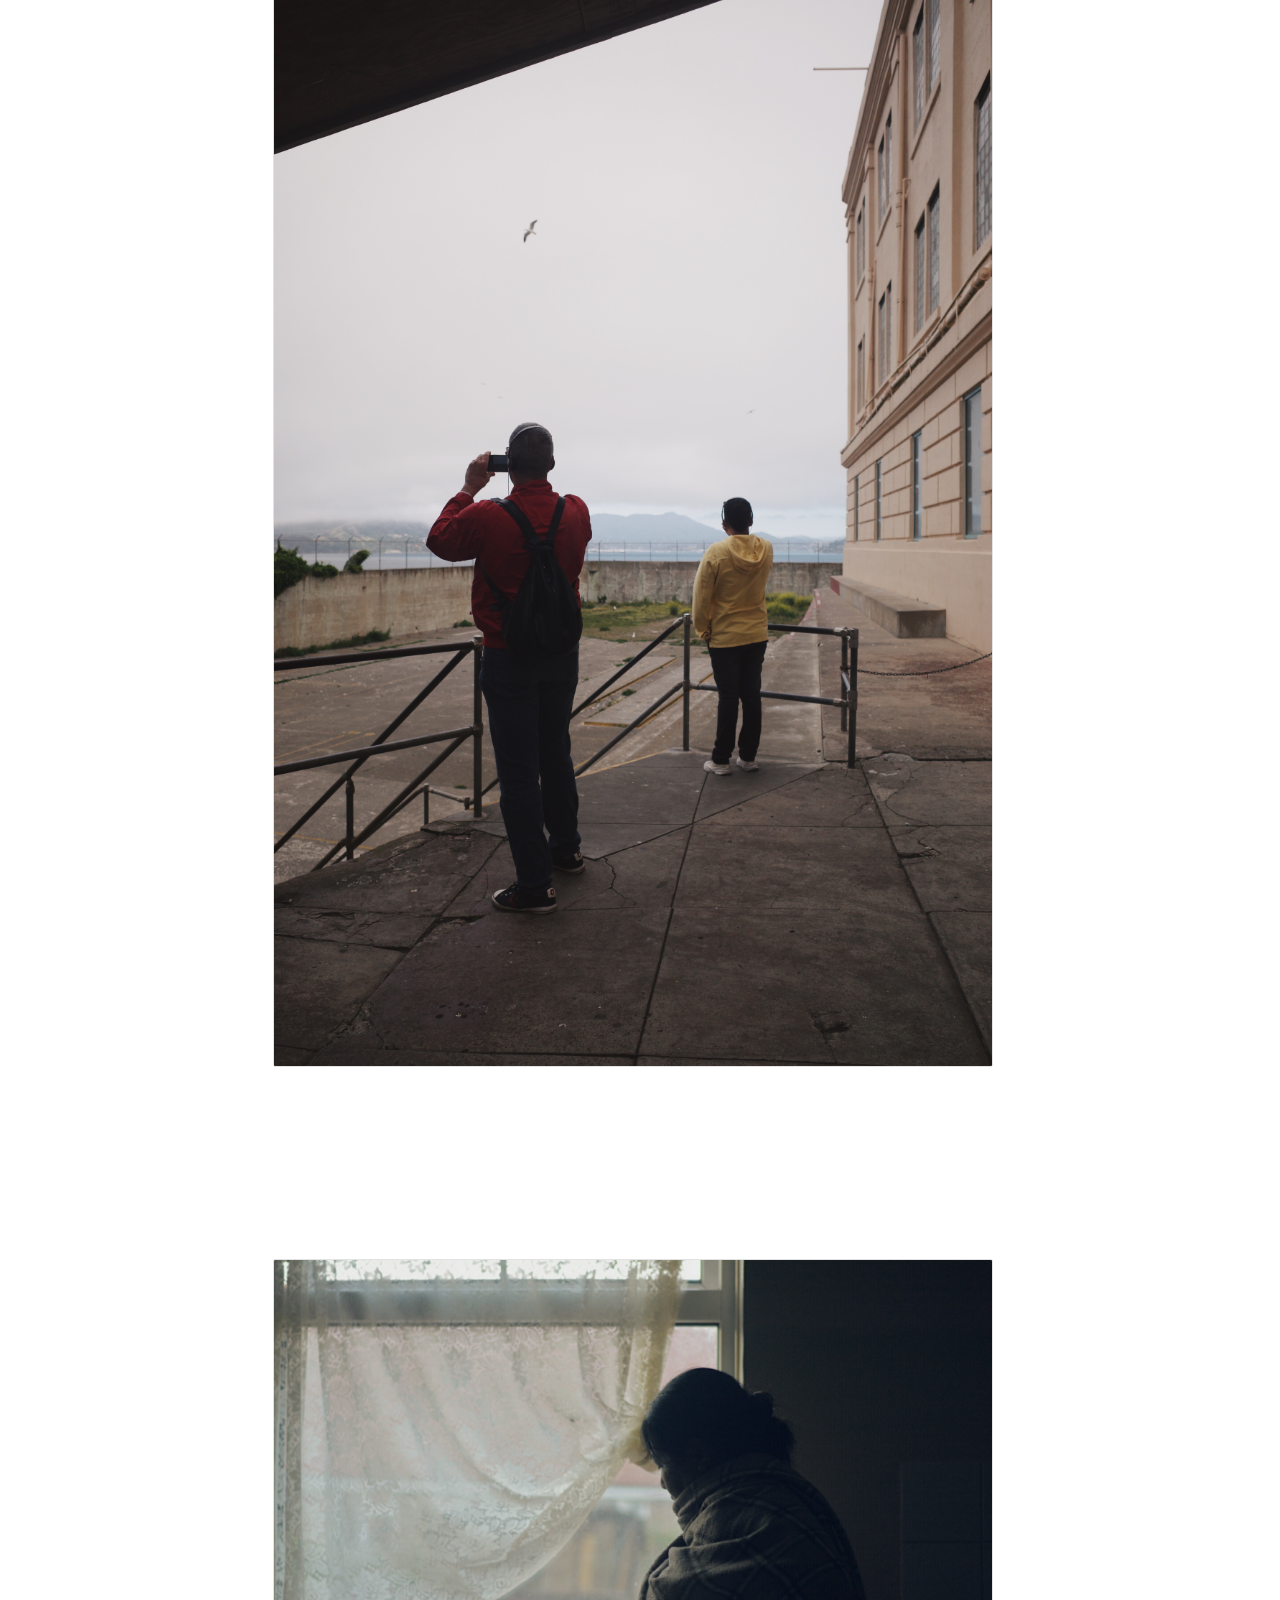
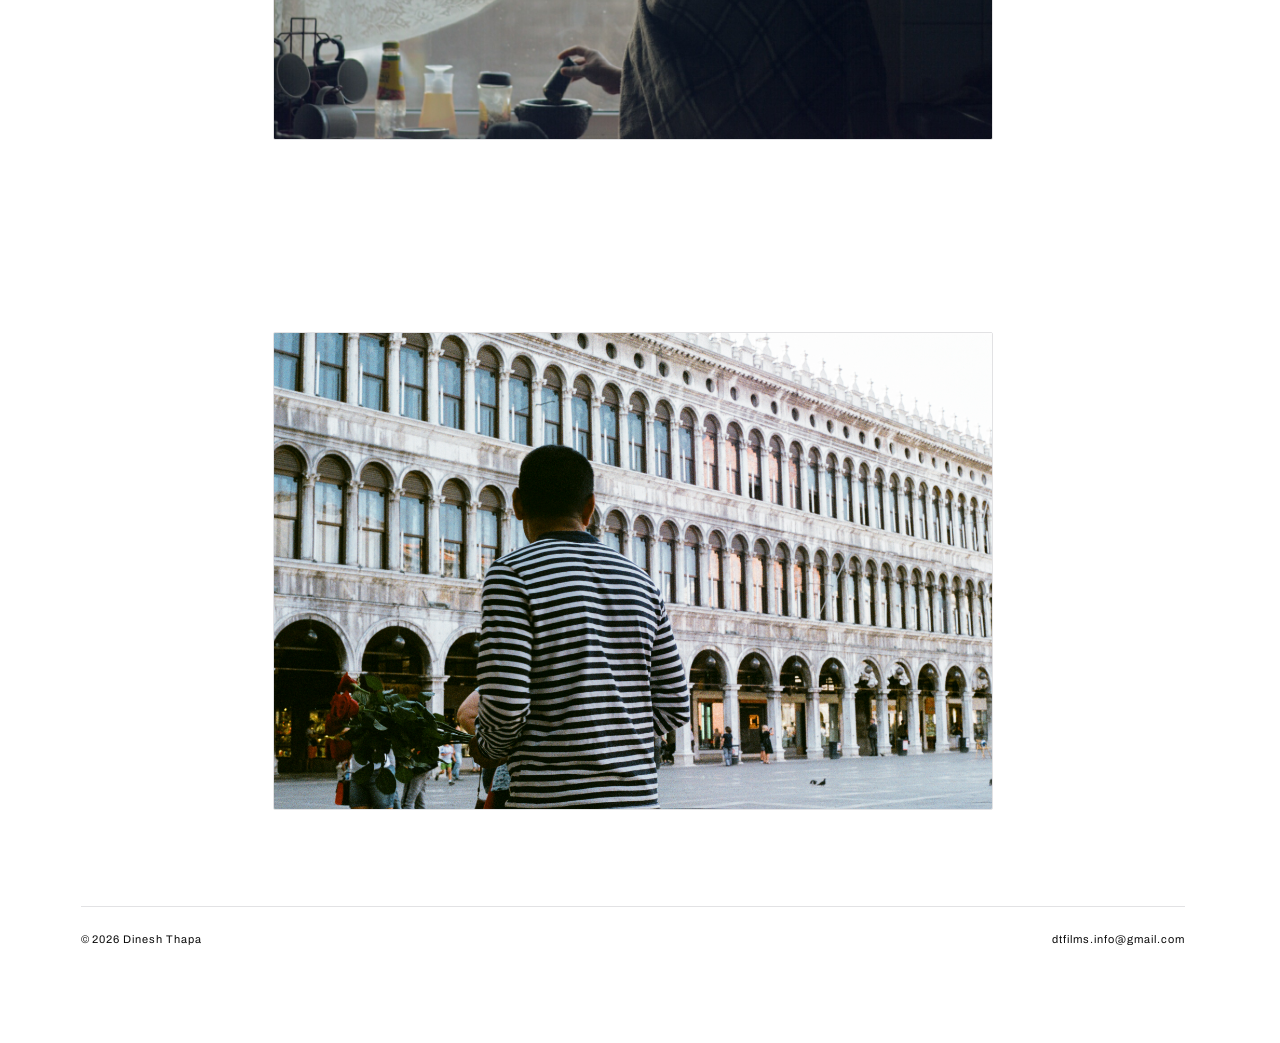
<file: stills.html>
<!DOCTYPE html>
<html lang="en">
<head>
<meta charset="UTF-8">
<meta name="viewport" content="width=device-width, initial-scale=1">
<title>Stills — Static Frames | Dinesh Thapa, Camera Operator</title>
<meta name="description" content="Photography by Dinesh Thapa, camera operator.">
<link rel="icon" href="Media/logo/static-frames-favicon.png">
<link rel="stylesheet" href="css/style.css">
<!-- Cloudflare Web Analytics --><script defer src='https://static.cloudflareinsights.com/beacon.min.js' data-cf-beacon='{"token": "ddd16a8ddfdf43838522d8dde7438b56"}'></script><!-- End Cloudflare Web Analytics -->
</head>
<body>

<header class="site-nav">
  <a class="site-nav__brand" href="index.html">Dinesh Thapa — Camera Operator</a>
  <nav class="site-nav__links" aria-label="Primary">
    <a href="index.html">Selected Work</a>
    <a href="narrative.html">Narrative</a>
    <a href="commercial.html">Commercial &amp; Corporate</a>
    <a href="personal.html">Personal Projects</a>
    <a href="stills.html" aria-current="page">Stills</a>
    <a href="contact.html">Contact</a>
  </nav>
  <button class="site-nav__toggle" data-menu-toggle aria-label="Toggle navigation" aria-expanded="false">
    <svg class="icon-menu" viewBox="0 0 24 24" fill="none" stroke="currentColor" stroke-width="1.6"><path d="M3 6h18M3 12h18M3 18h18"/></svg>
    <svg class="icon-close" viewBox="0 0 24 24" fill="none" stroke="currentColor" stroke-width="1.6"><path d="M5 5l14 14M19 5L5 19"/></svg>
  </button>
</header>

<div class="site-nav__mobile" id="site-nav-mobile">
  <nav class="site-nav__mobile-links" aria-label="Primary mobile">
    <a href="index.html">Selected Work</a>
    <a href="narrative.html">Narrative</a>
    <a href="commercial.html">Commercial &amp; Corporate</a>
    <a href="personal.html">Personal Projects</a>
    <a href="stills.html" aria-current="page">Stills</a>
    <a href="contact.html">Contact</a>
  </nav>
  <div class="site-nav__mobile-contact">
    <a href="mailto:dtfilms.info@gmail.com">dtfilms.info@gmail.com</a>
    <span>&copy; <span data-year>2026</span> Dinesh Thapa</span>
  </div>
</div>

<main class="main">
  <p class="eyebrow page-header__eyebrow"><a href="https://www.instagram.com/static_frames" target="_blank" rel="noopener noreferrer"><img src="Media/logo/static-frames-silver-cropped.png" alt="Static Frames"></a></p>
  <div class="page-header">
    <h1 class="page-header__title">Stills</h1>
    <p class="page-header__desc">Some of the photos taken throughout the years.</p>
  </div>

  <div class="masonry" id="stills-grid"></div>

  <footer class="site-footer">
    <span>&copy; <span data-year>2026</span> Dinesh Thapa</span>
    <a href="mailto:dtfilms.info@gmail.com">dtfilms.info@gmail.com</a>
  </footer>
</main>

<script src="js/projects.js"></script>
<script src="js/main.js"></script>
</body>
</html>
</file>
<file: css/style.css>
/* =========================================================
   STATIC FRAMES — Design System
   Dark editorial theme. Chrome/silver accents matched to the
   wordmark. Archivo for display + body, JetBrains Mono for
   index numbers / meta labels.
   ========================================================= */

@import url('https://fonts.googleapis.com/css2?family=Archivo:ital,wght@0,300;0,400;0,500;0,600;0,700;0,800;0,900;1,400&family=Inter:wght@400;500;600&family=JetBrains+Mono:wght@400;500&display=swap');

:root {
  /* Surfaces */
  --color-bg: #ffffff;
  --color-bg-elevated: #f7f7f7;
  --color-surface: #f2f2f3;
  --color-surface-hover: #ececed;
  --color-border: #e2e2e4;
  --color-border-strong: #cfcfd2;

  /* Text */
  --color-text: #0a0a0a;
  --color-text-muted: #55555a;
  --color-text-faint: #9a9a9e;

  /* Chrome / pewter (matched to logo gradient) */
  --color-silver-1: #2c2c2f;
  --color-silver-2: #6f7278;
  --color-silver-3: #a8aaad;
  --chrome-gradient: linear-gradient(115deg, var(--color-silver-3) 0%, var(--color-silver-1) 35%, var(--color-silver-2) 55%, var(--color-silver-1) 75%, var(--color-silver-3) 100%);

  /* Type */
  --font-display: 'Archivo', system-ui, sans-serif;
  --font-body: 'Archivo', system-ui, sans-serif;
  --font-mono: 'JetBrains Mono', ui-monospace, monospace;
  --font-apple: -apple-system, BlinkMacSystemFont, 'SF Pro Display', 'Inter', 'Archivo', sans-serif;

  /* Space scale */
  --space-1: 4px;
  --space-2: 8px;
  --space-3: 12px;
  --space-4: 16px;
  --space-5: 24px;
  --space-6: 32px;
  --space-7: 48px;
  --space-8: 64px;
  --space-9: 96px;

  /* Layout */
  --content-max: 1200px;
  --ease: cubic-bezier(0.22, 1, 0.36, 1);
}

/* ---------- Reset ---------- */
*, *::before, *::after { box-sizing: border-box; }
html { -webkit-text-size-adjust: 100%; scrollbar-gutter: stable; }
body {
  margin: 0;
  background: var(--color-bg);
  color: var(--color-text);
  font-family: var(--font-body);
  font-size: 16px;
  line-height: 1.5;
  -webkit-font-smoothing: antialiased;
}
img, video { max-width: 100%; display: block; }
a { color: inherit; text-decoration: none; }
ul { margin: 0; padding: 0; list-style: none; }
h1, h2, h3, h4, p { margin: 0; }
button { font: inherit; color: inherit; background: none; border: 0; cursor: pointer; }

@media (prefers-reduced-motion: reduce) {
  *, *::before, *::after { animation-duration: 0.01ms !important; transition-duration: 0.01ms !important; scroll-behavior: auto !important; }
}

::selection { background: var(--color-silver-1); color: #ffffff; }

:focus-visible {
  outline: 2px solid var(--color-silver-1);
  outline-offset: 3px;
}

/* ---------- Image protection (deterrent only, see js/main.js) ---------- */
.tile__media, .masonry__item img, .project-hero__media, .about__portrait img {
  -webkit-user-drag: none;
  user-drag: none;
  -webkit-touch-callout: none;
  user-select: none;
}

/* ---------- Utility ---------- */
.eyebrow {
  font-family: var(--font-display);
  font-weight: 400;
  font-size: 12px;
  letter-spacing: 0.09em;
  text-transform: uppercase;
  color: var(--color-text);
}

.chrome-text {
  background: var(--chrome-gradient);
  background-size: 200% 100%;
  -webkit-background-clip: text;
  background-clip: text;
  color: transparent;
}

.sr-only {
  position: absolute;
  width: 1px; height: 1px;
  padding: 0; margin: -1px;
  overflow: hidden;
  clip: rect(0,0,0,0);
  white-space: nowrap;
  border: 0;
}

/* ---------- Site nav (fixed, transparent, color-inverting) ---------- */
.site-nav {
  position: fixed;
  top: 0; left: 0; right: 0;
  max-width: var(--content-max);
  margin: 0 auto;
  z-index: 500;
  display: flex;
  align-items: center;
  justify-content: space-between;
  padding: 32px var(--space-7);
  background: transparent;
  mix-blend-mode: difference;
  color: #ffffff;
  pointer-events: none;
}
.site-nav__brand {
  font-family: var(--font-display);
  font-weight: 500;
  font-size: 12px;
  letter-spacing: 0.02em;
  color: inherit;
  pointer-events: auto;
}
.site-nav__links {
  display: flex;
  gap: var(--space-5);
  pointer-events: auto;
}
.site-nav__links a {
  position: relative;
  font-family: var(--font-mono);
  font-size: 10px;
  letter-spacing: 0.06em;
  text-transform: uppercase;
  color: inherit;
  padding: 7px 10px;
}
.site-nav__links a::before {
  content: "";
  position: absolute;
  inset: 0;
  background:
    linear-gradient(currentColor, currentColor) top    left  / 7px 1.5px no-repeat,
    linear-gradient(currentColor, currentColor) top    left  / 1.5px 7px no-repeat,
    linear-gradient(currentColor, currentColor) top    right / 7px 1.5px no-repeat,
    linear-gradient(currentColor, currentColor) top    right / 1.5px 7px no-repeat,
    linear-gradient(currentColor, currentColor) bottom left  / 7px 1.5px no-repeat,
    linear-gradient(currentColor, currentColor) bottom left  / 1.5px 7px no-repeat,
    linear-gradient(currentColor, currentColor) bottom right / 7px 1.5px no-repeat,
    linear-gradient(currentColor, currentColor) bottom right / 1.5px 7px no-repeat;
  opacity: 0;
  transition: opacity 200ms var(--ease);
  pointer-events: none;
}
.site-nav__links a:hover::before {
  opacity: 1;
  background: var(--chrome-gradient);
  -webkit-mask:
    linear-gradient(#000, #000) top    left  / 7px 1.5px no-repeat,
    linear-gradient(#000, #000) top    left  / 1.5px 7px no-repeat,
    linear-gradient(#000, #000) top    right / 7px 1.5px no-repeat,
    linear-gradient(#000, #000) top    right / 1.5px 7px no-repeat,
    linear-gradient(#000, #000) bottom left  / 7px 1.5px no-repeat,
    linear-gradient(#000, #000) bottom left  / 1.5px 7px no-repeat,
    linear-gradient(#000, #000) bottom right / 7px 1.5px no-repeat,
    linear-gradient(#000, #000) bottom right / 1.5px 7px no-repeat;
  mask:
    linear-gradient(#000, #000) top    left  / 7px 1.5px no-repeat,
    linear-gradient(#000, #000) top    left  / 1.5px 7px no-repeat,
    linear-gradient(#000, #000) top    right / 7px 1.5px no-repeat,
    linear-gradient(#000, #000) top    right / 1.5px 7px no-repeat,
    linear-gradient(#000, #000) bottom left  / 7px 1.5px no-repeat,
    linear-gradient(#000, #000) bottom left  / 1.5px 7px no-repeat,
    linear-gradient(#000, #000) bottom right / 7px 1.5px no-repeat,
    linear-gradient(#000, #000) bottom right / 1.5px 7px no-repeat;
}
.site-nav__links a[aria-current="page"]::before {
  opacity: 1;
  background:
    linear-gradient(currentColor, currentColor) top    left  / 7px 1.5px no-repeat,
    linear-gradient(currentColor, currentColor) top    left  / 1.5px 7px no-repeat,
    linear-gradient(currentColor, currentColor) top    right / 7px 1.5px no-repeat,
    linear-gradient(currentColor, currentColor) top    right / 1.5px 7px no-repeat,
    linear-gradient(currentColor, currentColor) bottom left  / 7px 1.5px no-repeat,
    linear-gradient(currentColor, currentColor) bottom left  / 1.5px 7px no-repeat,
    linear-gradient(currentColor, currentColor) bottom right / 7px 1.5px no-repeat,
    linear-gradient(currentColor, currentColor) bottom right / 1.5px 7px no-repeat;
}
.site-nav__toggle {
  display: none;
  width: 40px; height: 40px;
  align-items: center;
  justify-content: center;
  color: inherit;
  pointer-events: auto;
}
.site-nav__toggle svg { width: 20px; height: 20px; }
.site-nav__toggle .icon-close { display: none; }
.site-nav__toggle[aria-expanded="true"] .icon-menu { display: none; }
.site-nav__toggle[aria-expanded="true"] .icon-close { display: block; }

/* Mobile nav panel */
.site-nav__mobile {
  display: none;
  flex-direction: column;
  justify-content: space-between;
  position: fixed;
  inset: 0;
  z-index: 499;
  background: #ffffff;
  padding: 100px var(--space-5) var(--space-6);
}
.site-nav__mobile.is-open { display: flex; }
.site-nav__mobile-links { display: flex; flex-direction: column; gap: var(--space-4); }
.site-nav__mobile-links a {
  font-family: var(--font-display);
  font-weight: 400;
  font-size: 22px;
  letter-spacing: -0.01em;
  color: var(--color-text);
}
.site-nav__mobile-links a[aria-current="page"] { font-weight: 600; }
.site-nav__mobile-contact {
  font-family: var(--font-mono);
  font-size: 12px;
  color: var(--color-text-muted);
  display: flex;
  flex-direction: column;
  gap: var(--space-2);
}
.site-nav__mobile-contact a { color: var(--color-text); }

@media (max-width: 900px) {
  .site-nav {
    background: rgba(255,255,255,0.85);
    backdrop-filter: blur(10px);
    -webkit-backdrop-filter: blur(10px);
    mix-blend-mode: normal;
    color: var(--color-text);
    padding: 0 var(--space-4);
    height: 64px;
    border-bottom: 1px solid var(--color-border);
  }
  .site-nav__links { display: none; }
  .site-nav__toggle { display: flex; }
}

/* ---------- Main content ---------- */
.main {
  flex: 1;
  min-width: 0;
  max-width: var(--content-max);
  margin: 0 auto;
  padding: 110px var(--space-7) var(--space-9);
}

.page-header { margin-bottom: var(--space-7); max-width: 720px; }
.page-header__eyebrow {
  display: flex;
  justify-content: flex-start;
  margin-bottom: var(--space-4);
}
.page-header__eyebrow img {
  height: 24px;
  width: auto;
  display: block;
  transition: opacity 200ms var(--ease);
}
.page-header__eyebrow a:hover img {
  opacity: 0.7;
}

.project-back {
  display: inline-block;
  margin-bottom: var(--space-3);
  transition: color 200ms var(--ease);
}
.project-back:hover {
  background: var(--chrome-gradient);
  background-size: 200% 100%;
  -webkit-background-clip: text;
  background-clip: text;
  color: transparent;
}

.project-hero {
  position: relative;
  aspect-ratio: 16 / 9;
  border-radius: 3px;
  overflow: hidden;
  border: 1px solid var(--color-border);
  background: var(--color-surface);
  margin: 0 calc(var(--space-9) * 2) var(--space-6);
}
.project-hero--auto {
  aspect-ratio: auto;
}
.project-hero__media {
  width: 100%;
  height: 100%;
  object-fit: cover;
  display: block;
  border: 0;
}
.project-hero--auto .project-hero__media {
  height: auto;
  object-fit: contain;
}

.project-hero--vertical {
  aspect-ratio: 9 / 16;
  max-width: 400px;
  margin-left: auto;
  margin-right: auto;
}

.project-body { max-width: 65ch; }
.project-body p {
  font-size: 12px;
  color: var(--color-text);
  font-weight: 300;
}
.project-body p + p { margin-top: var(--space-4); }
.project-body p a {
  color: inherit;
  text-decoration: underline;
  text-underline-offset: 2px;
  transition: color 200ms var(--ease);
}
.project-body p a:hover {
  background: var(--chrome-gradient);
  background-size: 200% 100%;
  -webkit-background-clip: text;
  background-clip: text;
  color: transparent;
}
.page-header__title {
  font-family: var(--font-display);
  font-weight: 400;
  font-size: clamp(15px, 1.3vw, 18px);
  letter-spacing: -0.005em;
  line-height: 1.25;
}
.page-header__desc {
  margin-top: var(--space-3);
  color: var(--color-text);
  font-weight: 300;
  font-size: 12px;
  max-width: 56ch;
}

/* ---------- Project grid ---------- */
.grid {
  display: grid;
  grid-template-columns: repeat(auto-fill, minmax(340px, 1fr));
  gap: var(--space-5);
}

.project-list {
  display: flex;
  flex-direction: column;
  gap: var(--space-7);
  padding: 0 calc(var(--space-9) * 2);
}
.project-list .tile {
  aspect-ratio: 16 / 9;
}

.tile {
  position: relative;
  display: block;
  border-radius: 2px;
  overflow: hidden;
  background: var(--color-surface);
  border: 1px solid var(--color-border);
  aspect-ratio: 16 / 10;
  cursor: pointer;
  transition: border-color 250ms var(--ease);
}
.tile:hover { border-color: var(--color-border-strong); }

.tile__media {
  position: absolute;
  inset: 0;
  width: 100%;
  height: 100%;
  object-fit: cover;
  transform: scale(1);
  transition: transform 600ms var(--ease);
}
.tile:hover .tile__media { transform: scale(1.045); }

.tile__placeholder {
  position: absolute;
  inset: 0;
  background:
    repeating-linear-gradient(135deg, transparent 0 18px, rgba(0,0,0,0.035) 18px 19px),
    linear-gradient(160deg, #f5f5f6 0%, #eaeaec 100%);
  display: flex;
  align-items: center;
  justify-content: center;
}
.tile__placeholder-mark {
  font-family: var(--font-mono);
  font-size: 12px;
  letter-spacing: 0.14em;
  text-transform: uppercase;
  color: var(--color-text-faint);
  border: 1px dashed var(--color-border-strong);
  padding: var(--space-2) var(--space-3);
  border-radius: 100px;
}

.tile__overlay {
  position: absolute;
  inset: 0;
  display: flex;
  flex-direction: column;
  justify-content: space-between;
  padding: var(--space-4);
  background: linear-gradient(180deg, rgba(0,0,0,0.35) 0%, transparent 30%, transparent 55%, rgba(0,0,0,0.85) 100%);
  opacity: 0;
  transition: opacity 300ms var(--ease);
}
.tile:hover .tile__overlay,
.tile:focus-visible .tile__overlay { opacity: 1; }
.tile__index {
  align-self: flex-start;
  font-family: var(--font-mono);
  font-size: 12px;
  letter-spacing: 0.1em;
}
.tile__meta { display: flex; flex-direction: column; gap: var(--space-1); }
.tile__client {
  font-family: var(--font-mono);
  font-size: 11px;
  letter-spacing: 0.1em;
  text-transform: uppercase;
  color: #ffffff;
}
.tile__title {
  font-family: var(--font-display);
  font-weight: 700;
  font-size: 13px;
  letter-spacing: -0.01em;
  color: #ffffff;
}
.tile__category {
  position: absolute;
  top: var(--space-4);
  right: var(--space-4);
  font-family: var(--font-mono);
  font-size: 10px;
  letter-spacing: 0.12em;
  text-transform: uppercase;
  color: #ffffff;
  background: rgba(0,0,0,0.5);
  padding: 4px 8px;
  border-radius: 100px;
  border: 1px solid var(--color-border-strong);
  opacity: 0;
  transition: opacity 300ms var(--ease);
}
.tile:hover .tile__category,
.tile:focus-visible .tile__category { opacity: 1; }

/* Static (always-visible) label under placeholder tiles so the
   grid still reads correctly before hover/on touch devices */
.tile__label {
  position: absolute;
  left: var(--space-4);
  bottom: var(--space-4);
  right: var(--space-4);
  display: flex;
  flex-direction: column;
  gap: 2px;
}

/* ---------- Stills masonry ---------- */
.masonry {
  display: flex;
  flex-direction: column;
  gap: calc(var(--space-9) * 2);
  padding: 0 calc(var(--space-9) * 2);
}
.masonry__item {
  position: relative;
  overflow: hidden;
  border-radius: 2px;
  border: 1px solid var(--color-border);
  background: var(--color-surface);
}
.masonry__item img { width: 100%; height: auto; display: block; transition: transform 600ms var(--ease); }
.masonry__caption {
  position: absolute;
  left: 0; right: 0; bottom: 0;
  padding: var(--space-3) var(--space-4);
  background: linear-gradient(0deg, rgba(0,0,0,0.85), transparent);
  opacity: 0;
  transition: opacity 250ms var(--ease);
  font-family: var(--font-mono);
  font-size: 11px;
  letter-spacing: 0.08em;
  text-transform: uppercase;
  color: var(--color-silver-2);
}
.masonry__item:hover .masonry__caption { opacity: 1; }
.masonry__placeholder {
  width: 100%;
  aspect-ratio: var(--ph-ratio, 4/5);
  background:
    repeating-linear-gradient(135deg, transparent 0 18px, rgba(0,0,0,0.035) 18px 19px),
    linear-gradient(160deg, #f5f5f6 0%, #eaeaec 100%);
  display: flex;
  align-items: center;
  justify-content: center;
}

/* ---------- About page ---------- */
.about {
  display: grid;
  grid-template-columns: minmax(280px, 420px) 1fr;
  gap: var(--space-9);
  align-items: start;
}
.about__portrait {
  border-radius: 2px;
  overflow: hidden;
  border: 1px solid var(--color-border);
  background: var(--color-surface);
}
.about__portrait img { width: 100%; height: auto; aspect-ratio: 1365 / 2048; filter: grayscale(1) contrast(1.05); }

.about__body { max-width: 62ch; }
.about__bio { display: flex; flex-direction: column; gap: var(--space-4); font-size: 13px; font-style: italic; color: var(--color-text); }
.about__bio strong { color: var(--color-text); font-weight: 600; }

.about__section-title {
  font-family: var(--font-mono);
  font-size: 11px;
  letter-spacing: 0.14em;
  text-transform: uppercase;
  color: var(--color-text);
  margin-bottom: var(--space-3);
}

.credit-list { display: flex; flex-direction: column; gap: var(--space-2); margin-bottom: var(--space-7); }
.credit-list__row {
  display: flex;
  justify-content: space-between;
  gap: var(--space-4);
  padding: var(--space-2) 0;
  border-bottom: 1px solid var(--color-border);
  font-size: 14px;
}
.credit-list__role { color: var(--color-text); font-family: var(--font-mono); font-size: 12px; letter-spacing: 0.04em; }
.credit-list__title { color: var(--color-text); }

.contact-block { margin-top: var(--space-8); }
.contact-block__email {
  font-family: var(--font-display);
  font-weight: 800;
  font-size: clamp(24px, 3vw, 34px);
  letter-spacing: -0.01em;
  display: inline-block;
  position: relative;
}
.contact-block__email::after {
  content: '';
  position: absolute;
  left: 0; right: 0; bottom: -4px;
  height: 2px;
  background: var(--chrome-gradient);
  transform: scaleX(0);
  transform-origin: left;
  transition: transform 300ms var(--ease);
}
.contact-block__email:hover::after { transform: scaleX(1); }
.contact-block__email:hover {
  background: var(--chrome-gradient);
  background-size: 200% 100%;
  -webkit-background-clip: text;
  background-clip: text;
  color: transparent;
}

.about__bio-email {
  color: inherit;
  transition: color 200ms var(--ease);
}
.about__bio-email:hover {
  background: var(--chrome-gradient);
  background-size: 200% 100%;
  -webkit-background-clip: text;
  background-clip: text;
  color: transparent;
}

.social-list { display: flex; gap: var(--space-5); margin-top: var(--space-5); flex-wrap: wrap; }
.social-list a {
  font-family: var(--font-mono);
  font-size: 12px;
  letter-spacing: 0.08em;
  text-transform: uppercase;
  color: var(--color-text);
  border-bottom: 1px solid transparent;
  padding-bottom: 2px;
  transition: color 200ms var(--ease), border-color 200ms var(--ease);
}
.social-list a:hover {
  background: var(--chrome-gradient);
  background-size: 200% 100%;
  -webkit-background-clip: text;
  background-clip: text;
  color: transparent;
  border-color: var(--color-border-strong);
}

/* ---------- Footer ---------- */
.site-footer {
  margin-top: var(--space-9);
  padding-top: var(--space-5);
  border-top: 1px solid var(--color-border);
  display: flex;
  justify-content: space-between;
  align-items: center;
  flex-wrap: wrap;
  gap: var(--space-3);
  font-family: var(--font-display);
  font-weight: 400;
  font-size: 11px;
  letter-spacing: 0.09em;
  color: var(--color-text);
}
.site-footer a:hover {
  background: var(--chrome-gradient);
  background-size: 200% 100%;
  -webkit-background-clip: text;
  background-clip: text;
  color: transparent;
}

/* ---------- Responsive ---------- */
@media (max-width: 1024px) {
  .about { grid-template-columns: 1fr; }
  .about__portrait { max-width: 360px; }
}

@media (max-width: 900px) {
  .main { padding: calc(64px + var(--space-6)) var(--space-4) var(--space-8); }
  .grid { grid-template-columns: repeat(auto-fill, minmax(260px, 1fr)); gap: var(--space-4); }
  .project-list { padding: 0 var(--space-8); }
  .project-hero { margin: 0 var(--space-8) var(--space-6); }
  .masonry { padding: 0 var(--space-8); gap: var(--space-8); }
}

@media (max-width: 520px) {
  .grid { grid-template-columns: 1fr; }
  .about__section-title ~ .credit-list { margin-bottom: var(--space-6); }
}

/* ---------- Intro (title card + selected-work cards) ---------- */
.intro-overlay {
  position: fixed;
  inset: 0;
  z-index: 999;
  display: flex;
  align-items: center;
  justify-content: center;
  background: #ffffff;
  color: #0a0a0a;
  overflow: hidden;
  cursor: pointer;
}
.intro-overlay--fade {
  animation: sf-intro-fade-out 700ms cubic-bezier(0.6, 0, 0.9, 0.2) forwards;
}
@keyframes sf-intro-fade-out {
  0%   { transform: scale(1); opacity: 1; }
  100% { transform: scale(9); opacity: 0; }
}

.intro-overlay__title {
  position: absolute;
  inset: 0;
  display: flex;
  flex-direction: column;
  align-items: center;
  justify-content: center;
  gap: 12px;
  opacity: 0;
  animation:
    sf-title-in 350ms cubic-bezier(0.16, 1, 0.3, 1) 100ms forwards,
    sf-title-out 250ms ease-in 900ms forwards;
}
.intro-overlay__name {
  font-family: var(--font-apple);
  font-weight: 600;
  font-size: clamp(32px, 5vw, 56px);
  letter-spacing: -0.02em;
  color: #0a0a0a;
}
.intro-overlay__role {
  font-family: var(--font-apple);
  font-weight: 400;
  font-size: 13px;
  letter-spacing: 0.28em;
  text-transform: uppercase;
  color: #6b6b6f;
}
@keyframes sf-title-in {
  0%   { opacity: 0; transform: scale(1.3); }
  100% { opacity: 1; transform: scale(1); }
}
@keyframes sf-title-out {
  to { opacity: 0; transform: scale(0.85); }
}

.intro-bracket {
  position: absolute;
  width: 26px;
  height: 26px;
  border-color: #0a0a0a;
  border-style: solid;
  border-width: 0;
  opacity: 0;
  z-index: 2;
}
.intro-bracket--tl {
  top: calc(50% - 68px); left: calc(50% - 108px);
  border-top-width: 2px; border-left-width: 2px;
  animation: sf-bracket-fade-in 300ms ease-out 50ms forwards, sf-bracket-tl 1000ms cubic-bezier(0.65, 0, 0.35, 1) 500ms forwards;
}
.intro-bracket--tr {
  top: calc(50% - 68px); right: calc(50% - 108px);
  border-top-width: 2px; border-right-width: 2px;
  animation: sf-bracket-fade-in 300ms ease-out 50ms forwards, sf-bracket-tr 1000ms cubic-bezier(0.65, 0, 0.35, 1) 500ms forwards;
}
.intro-bracket--bl {
  bottom: calc(50% - 68px); left: calc(50% - 108px);
  border-bottom-width: 2px; border-left-width: 2px;
  animation: sf-bracket-fade-in 300ms ease-out 50ms forwards, sf-bracket-bl 1000ms cubic-bezier(0.65, 0, 0.35, 1) 500ms forwards;
}
.intro-bracket--br {
  bottom: calc(50% - 68px); right: calc(50% - 108px);
  border-bottom-width: 2px; border-right-width: 2px;
  animation: sf-bracket-fade-in 300ms ease-out 50ms forwards, sf-bracket-br 1000ms cubic-bezier(0.65, 0, 0.35, 1) 500ms forwards;
}
@keyframes sf-bracket-fade-in { to { opacity: 1; } }
@keyframes sf-bracket-tl { to { top: 28px; left: 28px; } }
@keyframes sf-bracket-tr { to { top: 28px; right: 28px; } }
@keyframes sf-bracket-bl { to { bottom: 28px; left: 28px; } }
@keyframes sf-bracket-br { to { bottom: 28px; right: 28px; } }

.intro-overlay__cards {
  position: absolute;
  inset: 0;
}
.intro-card {
  position: absolute;
  inset: 0;
  width: 100%;
  height: 100%;
  background:
    linear-gradient(180deg, rgba(0,0,0,0.1) 0%, transparent 45%, rgba(0,0,0,0.7) 100%),
    var(--card-img) center / cover no-repeat,
    repeating-linear-gradient(135deg, transparent 0 14px, rgba(0,0,0,0.025) 14px 15px),
    linear-gradient(160deg, #f6f6f7 0%, #ececed 100%);
  opacity: 0;
  display: flex;
  flex-direction: column;
  justify-content: flex-end;
  padding: 40px;
  overflow: hidden;
  animation: sf-zoom-through 700ms linear var(--delay) forwards;
}
.intro-card__tag {
  font-family: var(--font-apple);
  font-weight: 600;
  font-size: 12px;
  letter-spacing: 0.18em;
  text-transform: uppercase;
  color: rgba(255,255,255,0.75);
  margin-bottom: 8px;
}
.intro-card__title {
  font-family: var(--font-apple);
  font-weight: 600;
  font-size: clamp(20px, 3vw, 30px);
  color: #ffffff;
  letter-spacing: -0.01em;
}

@keyframes sf-zoom-through {
  0%   { transform: scale(0.82); opacity: 0;    filter: blur(18px); }
  15%  { opacity: 1; }
  45%  { transform: scale(1.15); filter: blur(0px); }
  70%  { opacity: 1; }
  100% { transform: scale(1.9);  opacity: 0;    filter: blur(20px); }
}

.intro-overlay__skip {
  position: absolute;
  right: var(--space-5);
  bottom: var(--space-5);
  font-family: var(--font-apple);
  font-weight: 500;
  font-size: 11px;
  letter-spacing: 0.1em;
  text-transform: uppercase;
  color: #8a8a8e;
  opacity: 0;
  animation: sf-skip-in 400ms 900ms forwards;
  z-index: 2;
}
@keyframes sf-skip-in { to { opacity: 1; } }

body.intro-lock { overflow: hidden; }
</file>
